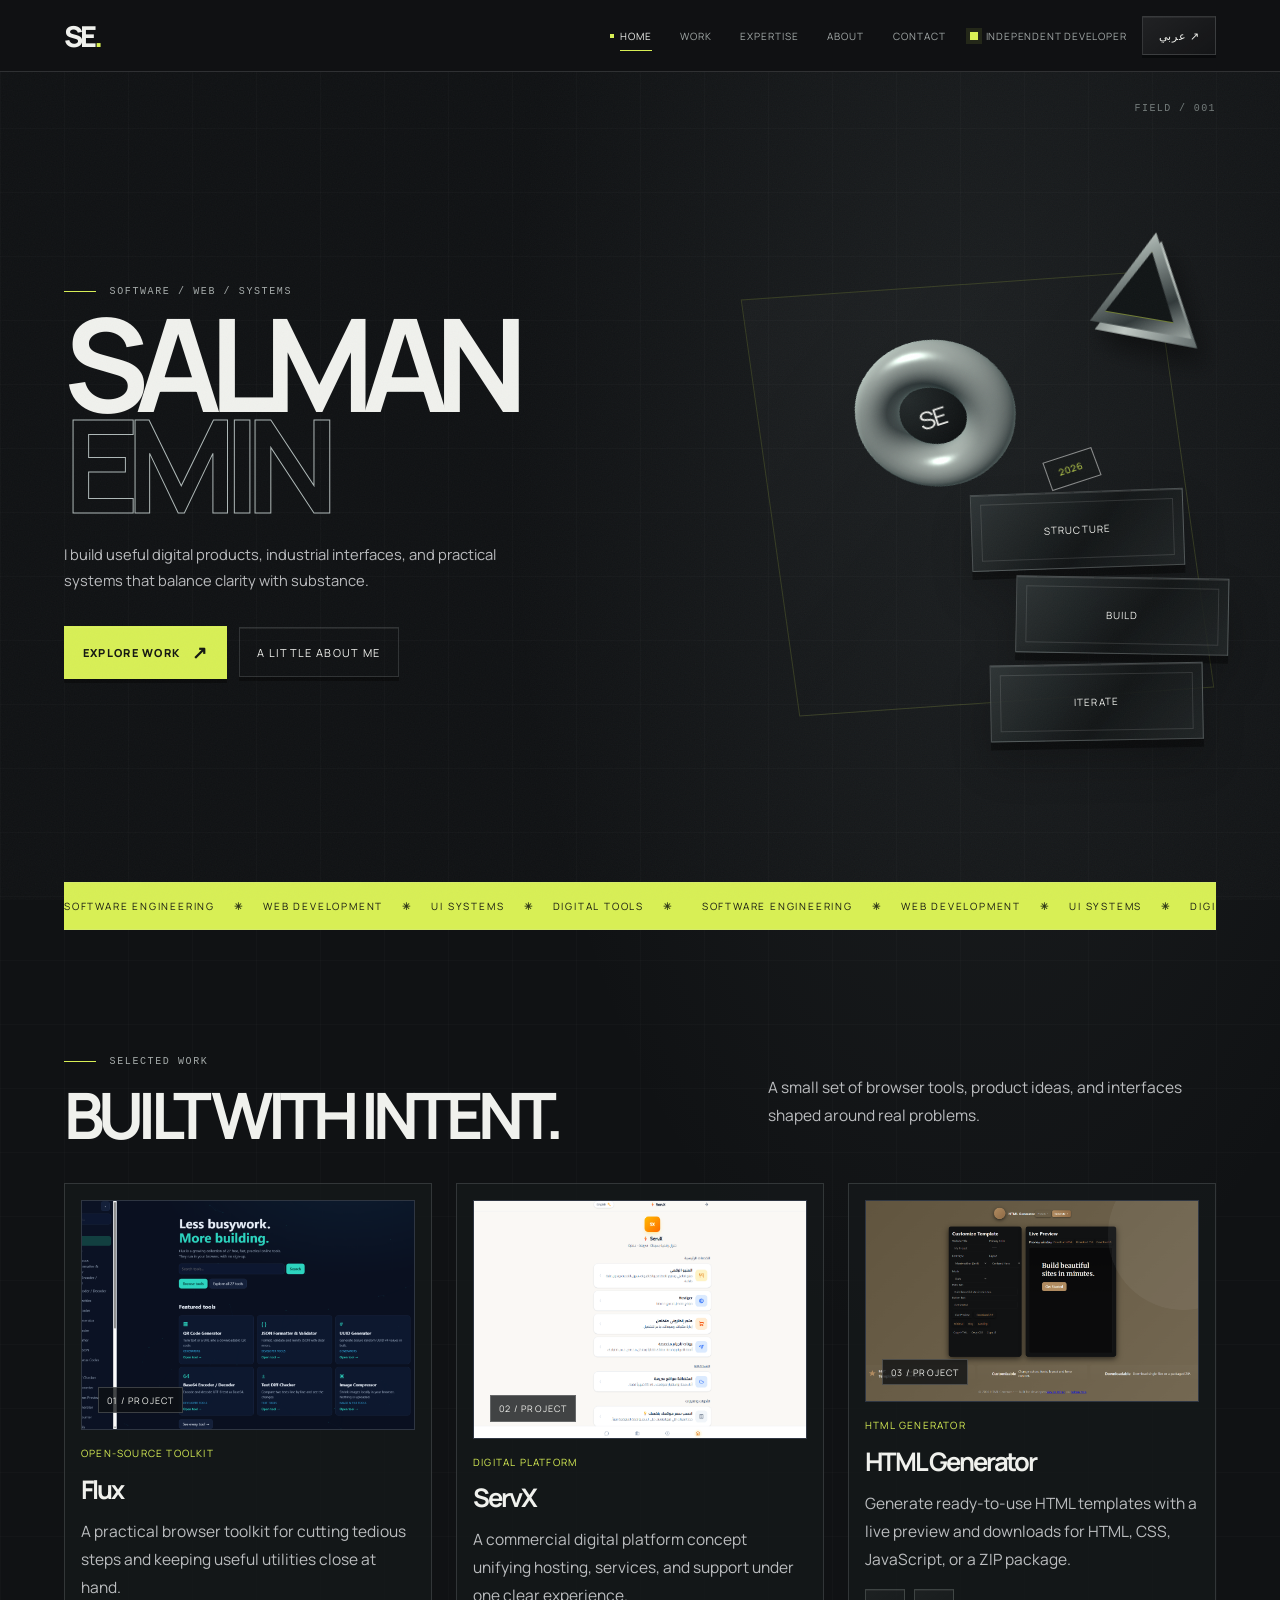
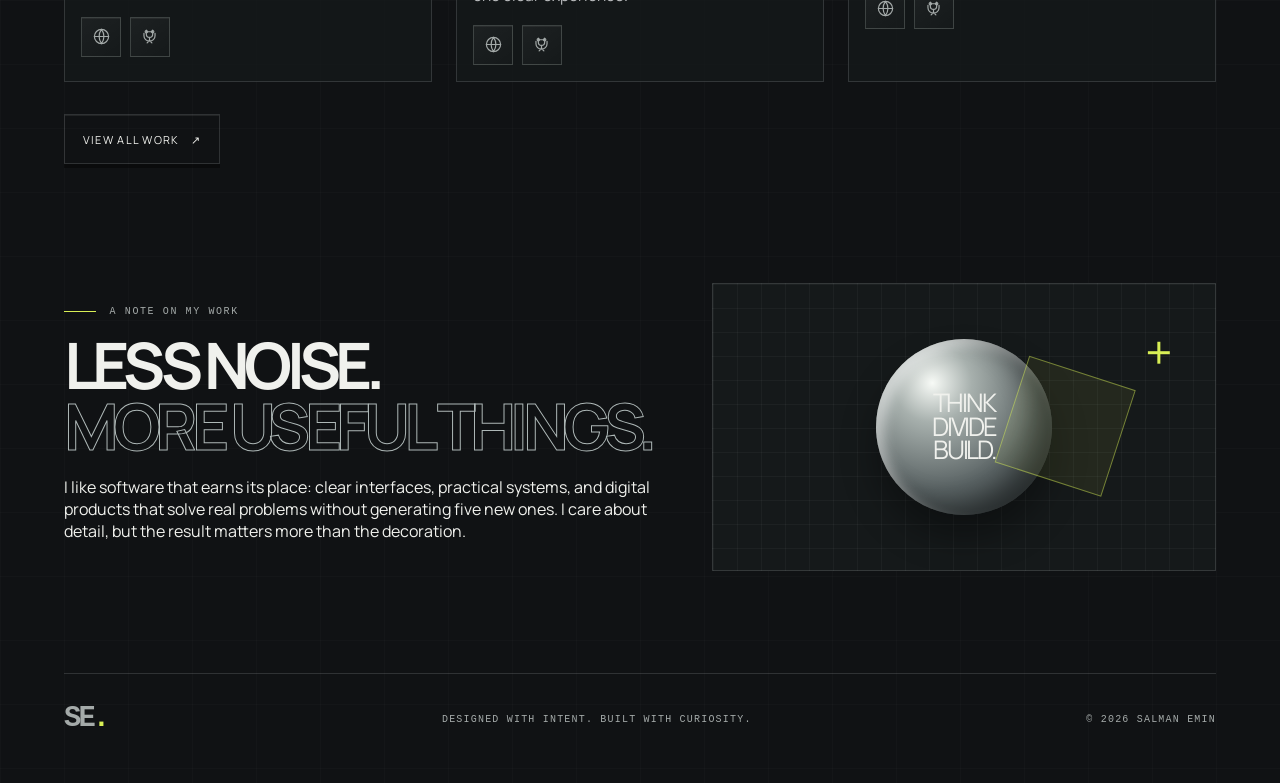
<file: index.html>
﻿<!doctype html>
<html lang="en" dir="ltr">
<head>
  <meta charset="utf-8">
  <meta name="viewport" content="width=device-width, initial-scale=1">
  <meta name="theme-color" content="#0f1113">
  <meta name="description" content="Salman Emin — software engineer and digital product designer building useful tools and immersive interfaces.">
  <title>Salman Emin | Portfolio</title>
  <link rel="preconnect" href="https://fonts.googleapis.com">
  <link rel="preconnect" href="https://fonts.gstatic.com" crossorigin>
  <link href="https://fonts.googleapis.com/css2?family=IBM+Plex+Sans+Arabic:wght@400;500;600;700&family=Manrope:wght@400;500;600;700;800&display=swap" rel="stylesheet">
  <link rel="stylesheet" href="styles.css">
</head>
<body data-page="home">
  <div class="grain" aria-hidden="true"></div>

  <header class="topbar">
    <a class="brand" href="index.html" aria-label="Salman Emin home">SE<span>.</span></a>
    <nav class="nav" id="siteNav" aria-label="Main navigation">
      <a class="nav-link active" href="index.html" data-i18n="navHome">Home</a>
      <a class="nav-link" href="work.html" data-i18n="navWork">Work</a>
      <a class="nav-link" href="expertise.html" data-i18n="navExpertise">Expertise</a>
      <a class="nav-link" href="about.html" data-i18n="navAbout">About</a>
      <a class="nav-link" href="contact.html" data-i18n="navContact">Contact</a>
    </nav>
    <div class="nav-actions">
      <span class="status-pill"><i></i><span data-i18n="status">Independent developer</span></span>
      <button class="lang-toggle" id="langToggle" aria-label="Switch to Arabic" type="button">عربي ↗</button>
      <button class="menu-toggle" id="menuToggle" type="button" aria-label="Open menu" aria-expanded="false">
        <span></span><span></span><span></span>
      </button>
    </div>
  </header>

  <main class="page-shell">
    <section class="hero">
      <div class="hero-copy">
        <p class="eyebrow" data-i18n="heroLabel">SOFTWARE / WEB / SYSTEMS</p>
        <h1 class="hero-title" data-i18n-html="heroTitle">SALMAN<br><span class="outline">EMIN</span></h1>
        <p class="hero-intro" data-i18n="heroIntro">I build useful digital products, industrial interfaces, and practical systems that balance clarity with substance.</p>
        <div class="hero-actions">
          <a class="button primary" href="work.html"><span data-i18n="heroCtaPrimary">Explore work</span><span class="button-mark">↗</span></a>
          <a class="button secondary" href="about.html"><span data-i18n="heroCtaSecondary">A little about me</span></a>
        </div>
      </div>

      <div class="hero-visual" aria-label="Geometric composition">
        <div class="signature-triangle" aria-hidden="true">
          <span class="triangle-side"></span>
          <span class="triangle-face"></span>
          <span class="triangle-cut"></span>
        </div>
        <div class="metal-ring">
          <canvas class="metal-canvas" aria-hidden="true"></canvas>
          <div class="ring-core">SE</div>
          <div class="ring-badge">2026</div>
        </div>
        <div class="visual-stack">
          <div class="stack-card card-one"><span>STRUCTURE</span></div>
          <div class="stack-card card-two"><span>BUILD</span></div>
          <div class="stack-card card-three"><span>ITERATE</span></div>
        </div>
      </div>
    </section>

    <section class="ticker" aria-label="Areas of work">
      <div class="ticker-track">
        <span>SOFTWARE ENGINEERING <b>✳</b> WEB DEVELOPMENT <b>✳</b> UI SYSTEMS <b>✳</b> DIGITAL TOOLS <b>✳</b></span>
        <span aria-hidden="true">SOFTWARE ENGINEERING <b>✳</b> WEB DEVELOPMENT <b>✳</b> UI SYSTEMS <b>✳</b> DIGITAL TOOLS <b>✳</b></span>
      </div>
    </section>

    <section class="section-wrap">
      <div class="section-head">
        <div>
          <p class="eyebrow" data-i18n="featuredLabel">SELECTED WORK</p>
          <h2 data-i18n="featuredTitle">Built with intent.</h2>
        </div>
        <p class="section-copy" data-i18n="featuredIntro">A small set of browser tools, product ideas, and interfaces shaped around real problems.</p>
      </div>

      <div class="home-grid">
        <article class="project-card feature-card">
          <div class="project-visual screenshot-visual">
            <img class="project-screenshot" src="assets/flux-site.png" alt="Flux website showing its tool library and featured developer utilities" data-i18n-alt="fluxScreenshotAlt" width="1274" height="768" loading="lazy" decoding="async">
            <span class="project-index">01 / PROJECT</span>
          </div>
          <div class="project-info">
            <span class="meta-tag" data-i18n="fluxType">OPEN-SOURCE TOOLKIT</span>
            <h3>Flux</h3>
            <p data-i18n="fluxDescription">A practical browser toolkit for cutting tedious steps and keeping useful utilities close at hand.</p>
            <div class="project-links" data-i18n-aria-label="fluxLinksLabel" aria-label="Flux links">
              <a href="https://x5p8r.github.io/flux/" target="_blank" rel="noopener noreferrer" data-i18n-aria-label="fluxLiveLabel" aria-label="Open Flux live project" title="Open Flux live project">
                <svg viewBox="0 0 24 24" aria-hidden="true"><circle cx="12" cy="12" r="9"></circle><path d="M3 12h18M12 3a15 15 0 0 1 0 18M12 3a15 15 0 0 0 0 18"></path></svg>
              </a>
              <a href="https://github.com/x5p8r/flux" target="_blank" rel="noopener noreferrer" data-i18n-aria-label="fluxGithubLabel" aria-label="Open Flux GitHub repository" title="Open Flux GitHub repository">
                <svg viewBox="0 0 24 24" aria-hidden="true"><path d="M8 6V4m8 2V4M8 6h8v3a4 4 0 0 1-8 0V6Zm4 7v4m0 0-3 3m3-3 3 3M5 8v3a7 7 0 0 0 14 0V8"></path><circle cx="8" cy="6" r="1.5"></circle><circle cx="16" cy="6" r="1.5"></circle></svg>
              </a>
            </div>
          </div>
        </article>

        <article class="project-card">
          <div class="project-visual screenshot-visual servx-shot">
            <img class="project-screenshot" src="assets/servx-site.png" alt="ServX mobile services homepage with service categories and navigation" data-i18n-alt="servxScreenshotAlt" width="1023" height="768" loading="lazy" decoding="async">
            <span class="project-index">02 / PROJECT</span>
          </div>
          <div class="project-info">
            <span class="meta-tag" data-i18n="servxType">DIGITAL PLATFORM</span>
            <h3>ServX</h3>
            <p data-i18n="servxDescription">A commercial digital platform concept unifying hosting, services, and support under one clear experience.</p>
            <div class="project-links" data-i18n-aria-label="servxLinksLabel" aria-label="ServX links">
              <a href="https://serv-x-ivory.vercel.app/" target="_blank" rel="noopener noreferrer" data-i18n-aria-label="servxLiveLabel" aria-label="Open ServX live project" title="Open ServX live project">
                <svg viewBox="0 0 24 24" aria-hidden="true"><circle cx="12" cy="12" r="9"></circle><path d="M3 12h18M12 3a15 15 0 0 1 0 18M12 3a15 15 0 0 0 0 18"></path></svg>
              </a>
              <a href="https://github.com/x5p8r/ServX" target="_blank" rel="noopener noreferrer" data-i18n-aria-label="servxGithubLabel" aria-label="Open ServX GitHub repository" title="Open ServX GitHub repository">
                <svg viewBox="0 0 24 24" aria-hidden="true"><path d="M8 6V4m8 2V4M8 6h8v3a4 4 0 0 1-8 0V6Zm4 7v4m0 0-3 3m3-3 3 3M5 8v3a7 7 0 0 0 14 0V8"></path><circle cx="8" cy="6" r="1.5"></circle><circle cx="16" cy="6" r="1.5"></circle></svg>
              </a>
            </div>
          </div>
        </article>

        <article class="project-card">
          <div class="project-visual screenshot-visual html-generator-shot">
            <img class="project-screenshot" src="assets/html-generator-site.png" alt="HTML Generator showing template customization and a live preview" data-i18n-alt="htmlGenScreenshotAlt" width="1413" height="768" loading="lazy" decoding="async">
            <span class="project-index">03 / PROJECT</span>
          </div>
          <div class="project-info">
            <span class="meta-tag" data-i18n="toolsType">WEB UTILITIES</span>
            <h3>HTML Generator</h3>
            <p data-i18n="toolsDescription">Focused experiments and light utilities built around the idea of making everyday digital work feel effortless.</p>
            <div class="project-links" data-i18n-aria-label="htmlGenLinksLabel" aria-label="HTML Generator links">
              <a href="https://html-gen-omega.vercel.app/" target="_blank" rel="noopener noreferrer" data-i18n-aria-label="htmlGenLiveLabel" aria-label="Open HTML Generator live project" title="Open HTML Generator live project">
                <svg viewBox="0 0 24 24" aria-hidden="true"><circle cx="12" cy="12" r="9"></circle><path d="M3 12h18M12 3a15 15 0 0 1 0 18M12 3a15 15 0 0 0 0 18"></path></svg>
              </a>
              <a href="https://github.com/x5p8r/html-gen" target="_blank" rel="noopener noreferrer" data-i18n-aria-label="htmlGenGithubLabel" aria-label="Open HTML Generator GitHub repository" title="Open HTML Generator GitHub repository">
                <svg viewBox="0 0 24 24" aria-hidden="true"><path d="M8 6V4m8 2V4M8 6h8v3a4 4 0 0 1-8 0V6Zm4 7v4m0 0-3 3m3-3 3 3M5 8v3a7 7 0 0 0 14 0V8"></path><circle cx="8" cy="6" r="1.5"></circle><circle cx="16" cy="6" r="1.5"></circle></svg>
              </a>
            </div>
          </div>
        </article>
      </div>

      <div class="section-link-row">
        <a class="text-link" href="work.html"><span data-i18n="viewAllWork">View all work</span><span>↗</span></a>
      </div>
    </section>

    <section class="manifesto">
      <div class="manifesto-copy">
        <p class="eyebrow" data-i18n="aboutEyebrow">A NOTE ON MY WORK</p>
        <h2 data-i18n-html="aboutTitle">Less noise.<br><span>More useful things.</span></h2>
        <p data-i18n="aboutText">I like software that earns its place: clear interfaces, practical systems, and digital products that solve real problems without generating five new ones. I care about detail, but the result matters more than the decoration.</p>
      </div>
      <div class="manifesto-art" aria-hidden="true">
        <div class="art-circle"></div>
        <div class="art-square"></div>
        <div class="art-cross">+</div>
        <span>THINK<br>DIVIDE<br>BUILD.</span>
      </div>
    </section>
  </main>

  <footer class="footer">
    <a class="brand" href="index.html">SE<span>.</span></a>
    <span data-i18n="footerText">Designed with intent. Built with curiosity.</span>
    <span>© <span id="year"></span> SALMAN EMIN</span>
  </footer>

  <script src="script.js"></script>
</body>
</html>
</file>
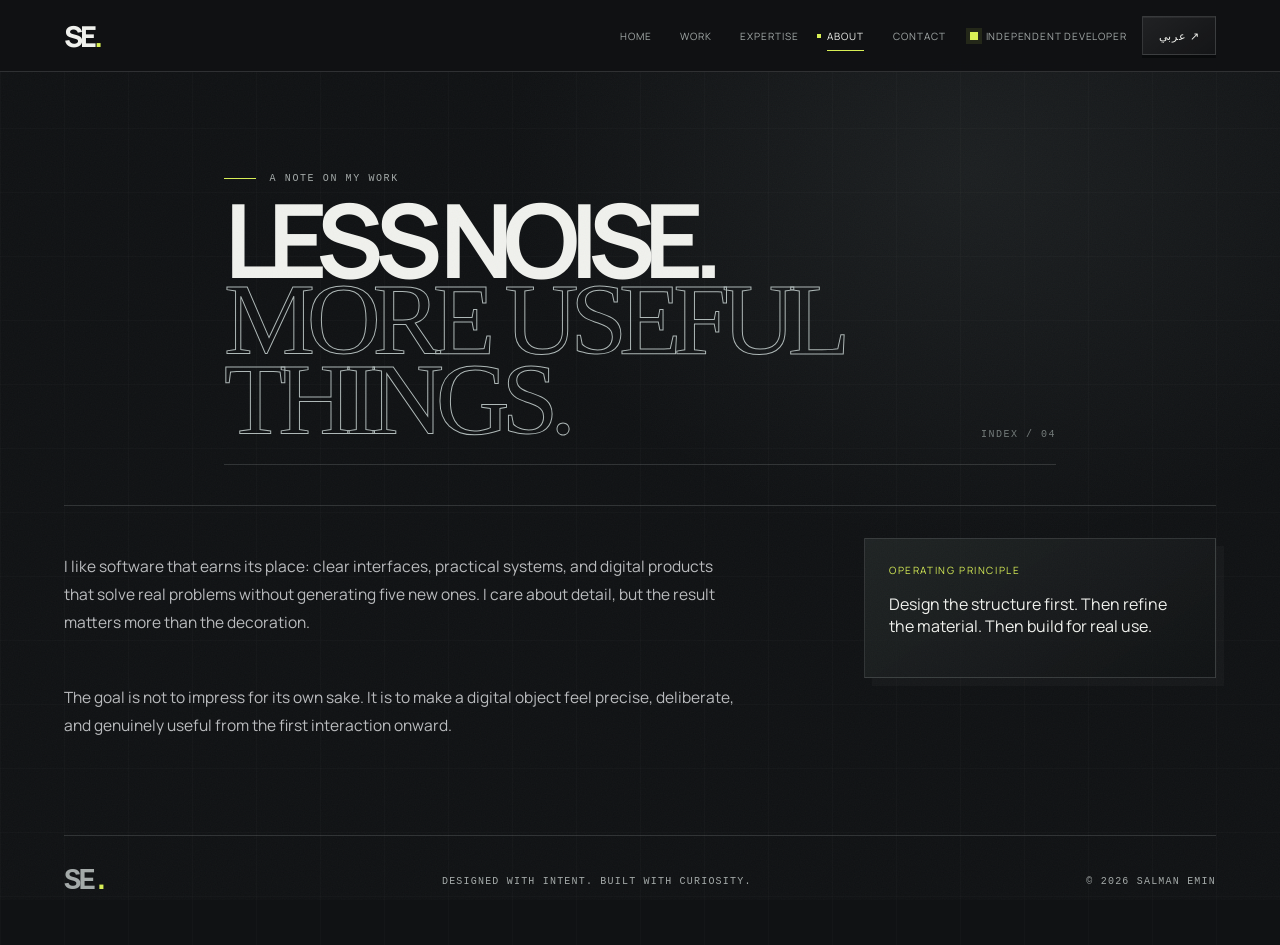
<file: about.html>
﻿<!doctype html>
<html lang="en" dir="ltr">
<head>
  <meta charset="utf-8">
  <meta name="viewport" content="width=device-width, initial-scale=1">
  <meta name="theme-color" content="#111315">
  <meta name="description" content="About Salman Emin and his approach to developing useful digital products.">
  <title>About | Salman Emin</title>
  <link rel="preconnect" href="https://fonts.googleapis.com">
  <link rel="preconnect" href="https://fonts.gstatic.com" crossorigin>
  <link href="https://fonts.googleapis.com/css2?family=IBM+Plex+Sans+Arabic:wght@400;500;600;700&family=Manrope:wght@400;500;600;700;800&display=swap" rel="stylesheet">
  <link rel="stylesheet" href="styles.css">
</head>
<body data-page="about">
  <div class="grain" aria-hidden="true"></div>

  <header class="topbar">
    <a class="brand" href="index.html" aria-label="Salman Emin home">SE<span>.</span></a>
    <nav class="nav" id="siteNav" aria-label="Main navigation">
      <a class="nav-link" href="index.html" data-i18n="navHome">Home</a>
      <a class="nav-link" href="work.html" data-i18n="navWork">Work</a>
      <a class="nav-link" href="expertise.html" data-i18n="navExpertise">Expertise</a>
      <a class="nav-link active" href="about.html" data-i18n="navAbout">About</a>
      <a class="nav-link" href="contact.html" data-i18n="navContact">Contact</a>
    </nav>
    <div class="nav-actions">
      <span class="status-pill"><i></i><span data-i18n="status">Independent developer</span></span>
      <button class="lang-toggle" id="langToggle" aria-label="Switch to Arabic" type="button">عربي ↗</button>
      <button class="menu-toggle" id="menuToggle" type="button" aria-label="Open menu" aria-expanded="false">
        <span></span><span></span><span></span>
      </button>
    </div>
  </header>

  <main class="page-shell single-page about-page">
    <section class="page-header narrow" data-index="INDEX / 04">
      <p class="eyebrow" data-i18n="aboutEyebrow">A NOTE ON MY WORK</p>
      <h1 data-i18n-html="aboutTitle">Less noise.<br><span>More useful things.</span></h1>
    </section>

    <section class="about-layout">
      <div class="about-copy">
        <p data-i18n="aboutText">I like software that earns its place: clear interfaces, practical systems, and digital products that solve real problems without generating five new ones. I care about detail, but the result matters more than the decoration.</p>
        <p data-i18n="aboutText2">The goal is not to impress for its own sake. It is to make a digital object feel precise, deliberate, and genuinely useful from the first interaction onward.</p>
      </div>
      <div class="about-aside">
        <div class="aside-panel">
          <span class="panel-label" data-i18n="operatingPrinciple">OPERATING PRINCIPLE</span>
          <p data-i18n="aboutTextPanel">Design the structure first. Then refine the material. Then build for real use.</p>
        </div>
      </div>
    </section>
  </main>

  <footer class="footer">
    <a class="brand" href="index.html">SE<span>.</span></a>
    <span data-i18n="footerText">Designed with intent. Built with curiosity.</span>
    <span>© <span id="year"></span> SALMAN EMIN</span>
  </footer>

  <script src="script.js"></script>
</body>
</html>
</file>
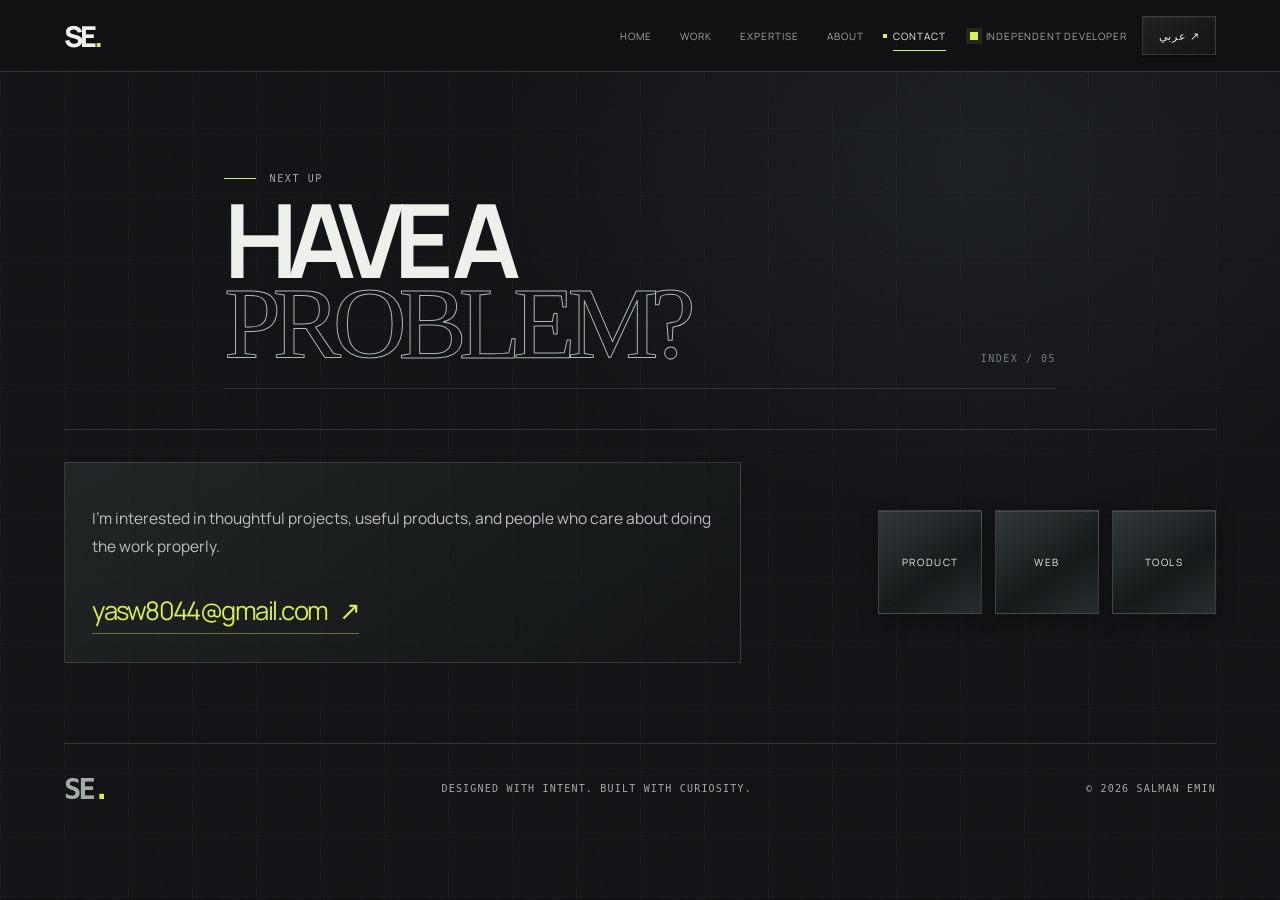
<file: contact.html>
﻿<!doctype html>
<html lang="en" dir="ltr">
<head>
  <meta charset="utf-8">
  <meta name="viewport" content="width=device-width, initial-scale=1">
  <meta name="theme-color" content="#111315">
  <meta name="description" content="Contact Salman Emin for product, web, and digital work.">
  <title>Contact | Salman Emin</title>
  <link rel="preconnect" href="https://fonts.googleapis.com">
  <link rel="preconnect" href="https://fonts.gstatic.com" crossorigin>
  <link href="https://fonts.googleapis.com/css2?family=IBM+Plex+Sans+Arabic:wght@400;500;600;700&family=Manrope:wght@400;500;600;700;800&display=swap" rel="stylesheet">
  <link rel="stylesheet" href="styles.css">
</head>
<body data-page="contact">
  <div class="grain" aria-hidden="true"></div>

  <header class="topbar">
    <a class="brand" href="index.html" aria-label="Salman Emin home">SE<span>.</span></a>
    <nav class="nav" id="siteNav" aria-label="Main navigation">
      <a class="nav-link" href="index.html" data-i18n="navHome">Home</a>
      <a class="nav-link" href="work.html" data-i18n="navWork">Work</a>
      <a class="nav-link" href="expertise.html" data-i18n="navExpertise">Expertise</a>
      <a class="nav-link" href="about.html" data-i18n="navAbout">About</a>
      <a class="nav-link active" href="contact.html" data-i18n="navContact">Contact</a>
    </nav>
    <div class="nav-actions">
      <span class="status-pill"><i></i><span data-i18n="status">Independent developer</span></span>
      <button class="lang-toggle" id="langToggle" aria-label="Switch to Arabic" type="button">عربي ↗</button>
      <button class="menu-toggle" id="menuToggle" type="button" aria-label="Open menu" aria-expanded="false">
        <span></span><span></span><span></span>
      </button>
    </div>
  </header>

  <main class="page-shell single-page contact-page">
    <section class="page-header narrow" data-index="INDEX / 05">
      <p class="eyebrow" data-i18n="contactEyebrow">NEXT UP</p>
      <h1 data-i18n-html="contactTitle">Have a<br><span>problem?</span></h1>
    </section>

    <section class="contact-panel">
      <div class="contact-card">
        <p data-i18n="contactText">I’m interested in thoughtful projects, useful products, and people who care about doing the work properly.</p>
        <a class="email-link" href="mailto:yasw8044@gmail.com">yasw8044@gmail.com <span>↗</span></a>
      </div>
      <div class="contact-badges">
        <span data-i18n="badgeProduct">PRODUCT</span>
        <span data-i18n="badgeWeb">WEB</span>
        <span data-i18n="badgeTools">TOOLS</span>
      </div>
    </section>
  </main>

  <footer class="footer">
    <a class="brand" href="index.html">SE<span>.</span></a>
    <span data-i18n="footerText">Designed with intent. Built with curiosity.</span>
    <span>© <span id="year"></span> SALMAN EMIN</span>
  </footer>

  <script src="script.js"></script>
</body>
</html>
</file>
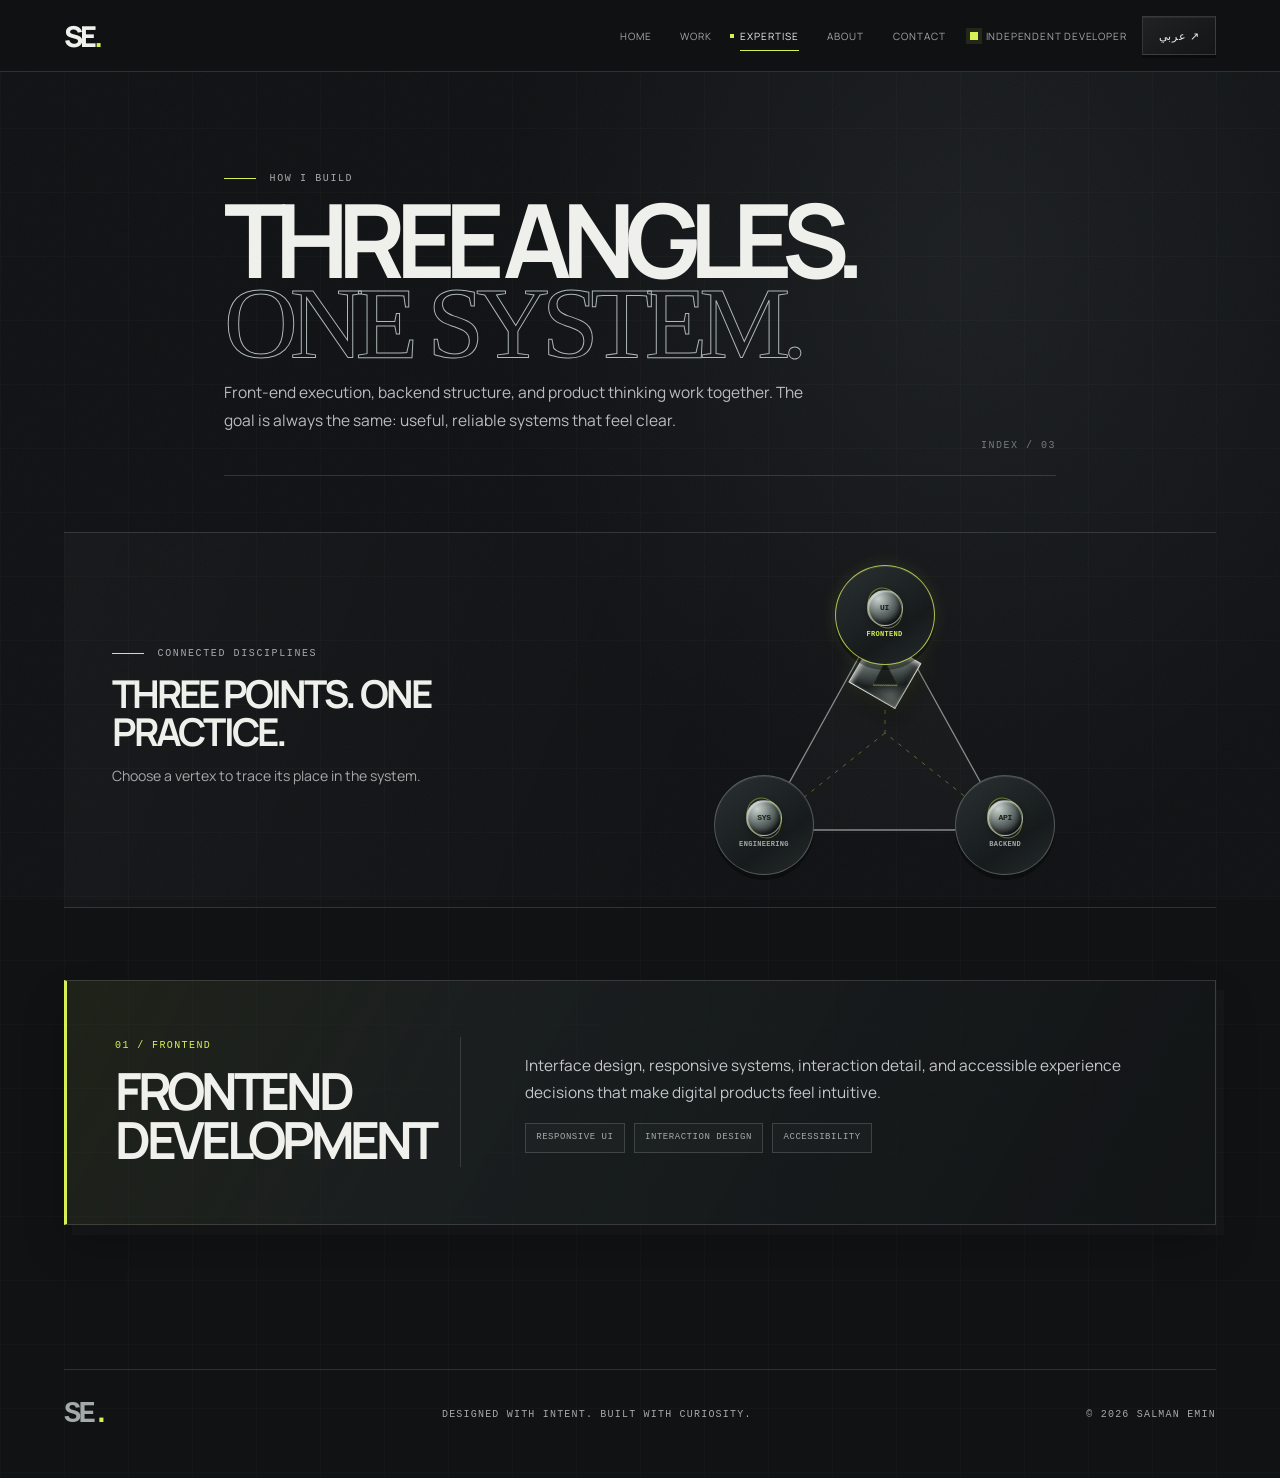
<file: expertise.html>
﻿<!doctype html>
<html lang="en" dir="ltr">
<head>
  <meta charset="utf-8">
  <meta name="viewport" content="width=device-width, initial-scale=1">
  <meta name="theme-color" content="#111315">
  <meta name="description" content="Capabilities and technical focus of Salman Emin.">
  <title>Expertise | Salman Emin</title>
  <link rel="preconnect" href="https://fonts.googleapis.com">
  <link rel="preconnect" href="https://fonts.gstatic.com" crossorigin>
  <link href="https://fonts.googleapis.com/css2?family=IBM+Plex+Sans+Arabic:wght@400;500;600;700&family=Manrope:wght@400;500;600;700;800&display=swap" rel="stylesheet">
  <link rel="stylesheet" href="styles.css">
</head>
<body data-page="expertise">
  <div class="grain" aria-hidden="true"></div>

  <header class="topbar">
    <a class="brand" href="index.html" aria-label="Salman Emin home">SE<span>.</span></a>
    <nav class="nav" id="siteNav" aria-label="Main navigation">
      <a class="nav-link" href="index.html" data-i18n="navHome">Home</a>
      <a class="nav-link" href="work.html" data-i18n="navWork">Work</a>
      <a class="nav-link active" href="expertise.html" data-i18n="navExpertise">Expertise</a>
      <a class="nav-link" href="about.html" data-i18n="navAbout">About</a>
      <a class="nav-link" href="contact.html" data-i18n="navContact">Contact</a>
    </nav>
    <div class="nav-actions">
      <span class="status-pill"><i></i><span data-i18n="status">Independent developer</span></span>
      <button class="lang-toggle" id="langToggle" aria-label="Switch to Arabic" type="button">عربي ↗</button>
      <button class="menu-toggle" id="menuToggle" type="button" aria-label="Open menu" aria-expanded="false">
        <span></span><span></span><span></span>
      </button>
    </div>
  </header>

  <main class="page-shell single-page">
    <section class="page-header narrow" data-index="INDEX / 03">
      <p class="eyebrow" data-i18n="expertiseEyebrow">HOW I BUILD</p>
      <h1 data-i18n-html="expertiseTitle">Three angles.<br><span>One system.</span></h1>
      <p class="page-intro" data-i18n="expertiseIntro">Front-end execution, backend structure, and product thinking work together. The goal is always the same: useful, reliable systems that feel clear.</p>
    </section>

    <section class="skill-triangle-section" aria-labelledby="skillTriangleTitle">
      <div class="skill-triangle-copy">
        <p class="eyebrow" data-i18n="skillTriangleLabel">CONNECTED DISCIPLINES</p>
        <h2 id="skillTriangleTitle" data-i18n="skillTriangleTitle">Three points. One practice.</h2>
        <p data-i18n="skillTriangleInstructions">Choose a vertex to trace its place in the system.</p>
      </div>
      <div class="skill-triangle" role="group" aria-labelledby="skillTriangleTitle" data-active="frontend">
        <svg class="skill-triangle-lines" viewBox="0 0 360 310" aria-hidden="true">
          <path class="triangle-outline" d="M180 45 302 265H58Z"></path>
          <path class="triangle-inner-line" d="M180 45 180 168 302 265M180 168 58 265"></path>
        </svg>
        <span class="triangle-core" aria-hidden="true"><i></i></span>
        <button class="skill-vertex is-selected" type="button" data-skill-select="frontend" aria-controls="skillDetailPanel" aria-pressed="true">
          <span class="skill-vertex-icon" aria-hidden="true"><span>UI</span><i></i></span>
          <span class="skill-vertex-label" data-i18n="vertexFrontend">FRONTEND</span>
        </button>
        <button class="skill-vertex" type="button" data-skill-select="backend" aria-controls="skillDetailPanel" aria-pressed="false">
          <span class="skill-vertex-icon" aria-hidden="true"><span>API</span><i></i></span>
          <span class="skill-vertex-label" data-i18n="vertexBackend">BACKEND</span>
        </button>
        <button class="skill-vertex" type="button" data-skill-select="software" aria-controls="skillDetailPanel" aria-pressed="false">
          <span class="skill-vertex-icon" aria-hidden="true"><span>SYS</span><i></i></span>
          <span class="skill-vertex-label" data-i18n="vertexSoftware">ENGINEERING</span>
        </button>
      </div>
    </section>

    <section class="skill-detail-panel" id="skillDetailPanel" aria-live="polite" aria-atomic="true" aria-labelledby="skillDetailTitle">
      <div class="skill-detail-heading">
        <span class="card-index" id="skillDetailCounter">01 / FRONTEND</span>
        <h2 id="skillDetailTitle">Frontend development</h2>
      </div>
      <div class="skill-detail-content">
        <p id="skillDetailDescription">Interface design, responsive systems, interaction detail, and accessible experience decisions that make digital products feel intuitive.</p>
        <ul>
          <li id="skillDetailItem1">Responsive UI</li>
          <li id="skillDetailItem2">Interaction design</li>
          <li id="skillDetailItem3">Accessibility</li>
        </ul>
      </div>
    </section>
  </main>

  <footer class="footer">
    <a class="brand" href="index.html">SE<span>.</span></a>
    <span data-i18n="footerText">Designed with intent. Built with curiosity.</span>
    <span>© <span id="year"></span> SALMAN EMIN</span>
  </footer>

  <script src="script.js"></script>
</body>
</html>
</file>
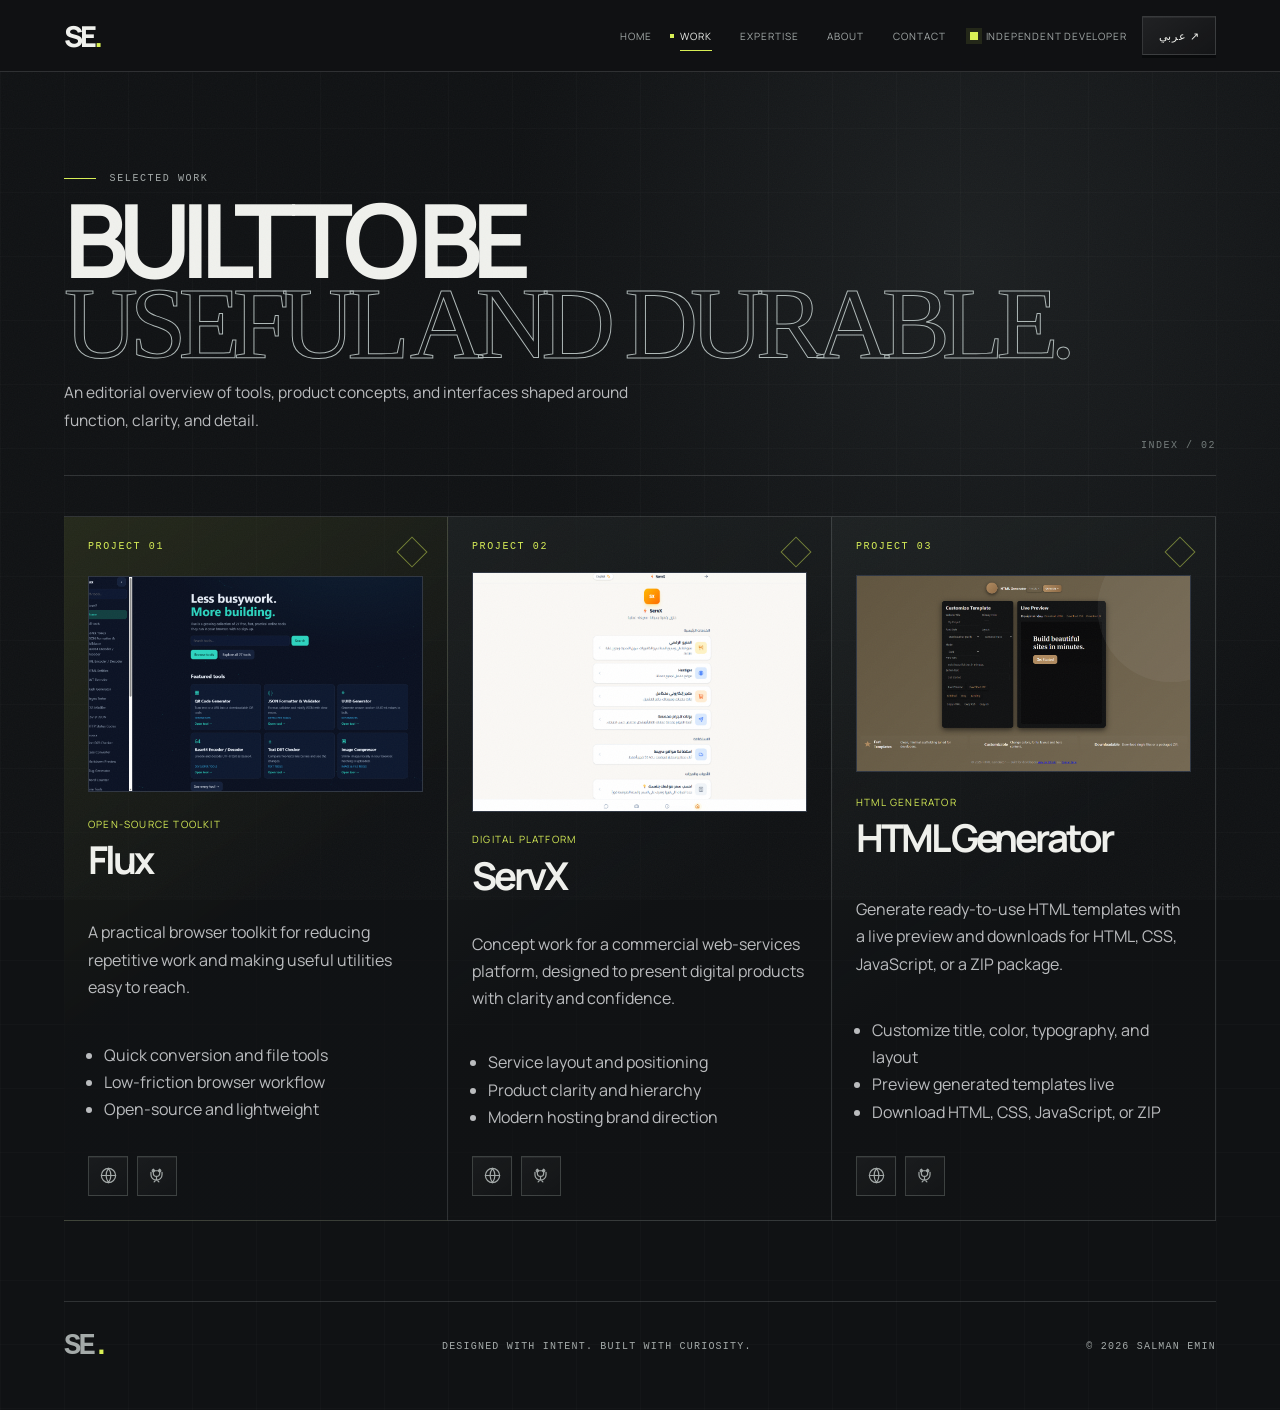
<file: work.html>
﻿<!doctype html>
<html lang="en" dir="ltr">
<head>
  <meta charset="utf-8">
  <meta name="viewport" content="width=device-width, initial-scale=1">
  <meta name="theme-color" content="#111315">
  <meta name="description" content="Selected work by Salman Emin, including usable tools and digital product concepts.">
  <title>Work | Salman Emin</title>
  <link rel="preconnect" href="https://fonts.googleapis.com">
  <link rel="preconnect" href="https://fonts.gstatic.com" crossorigin>
  <link href="https://fonts.googleapis.com/css2?family=IBM+Plex+Sans+Arabic:wght@400;500;600;700&family=Manrope:wght@400;500;600;700;800&display=swap" rel="stylesheet">
  <link rel="stylesheet" href="styles.css">
</head>
<body data-page="work">
  <div class="grain" aria-hidden="true"></div>

  <header class="topbar">
    <a class="brand" href="index.html" aria-label="Salman Emin home">SE<span>.</span></a>
    <nav class="nav" id="siteNav" aria-label="Main navigation">
      <a class="nav-link" href="index.html" data-i18n="navHome">Home</a>
      <a class="nav-link active" href="work.html" data-i18n="navWork">Work</a>
      <a class="nav-link" href="expertise.html" data-i18n="navExpertise">Expertise</a>
      <a class="nav-link" href="about.html" data-i18n="navAbout">About</a>
      <a class="nav-link" href="contact.html" data-i18n="navContact">Contact</a>
    </nav>
    <div class="nav-actions">
      <span class="status-pill"><i></i><span data-i18n="status">Independent developer</span></span>
      <button class="lang-toggle" id="langToggle" aria-label="Switch to Arabic" type="button">عربي ↗</button>
      <button class="menu-toggle" id="menuToggle" type="button" aria-label="Open menu" aria-expanded="false">
        <span></span><span></span><span></span>
      </button>
    </div>
  </header>

  <main class="page-shell single-page">
    <section class="page-header" data-index="INDEX / 02">
      <p class="eyebrow" data-i18n="pageWorkEyebrow">SELECTED WORK</p>
      <h1 data-i18n-html="pageWorkTitle">Built to be<br><span>useful and durable.</span></h1>
      <p class="page-intro" data-i18n="pageWorkIntro">An editorial overview of tools, product concepts, and interfaces shaped around function, clarity, and detail.</p>
    </section>

    <section class="all-projects">
      <article class="work-detail-card flavoured">
        <div class="project-counter">PROJECT 01</div>
        <figure class="work-project-image">
          <img src="assets/flux-site.png" alt="Flux website showing its tool library and featured developer utilities" data-i18n-alt="fluxScreenshotAlt" width="1274" height="768" loading="lazy" decoding="async">
        </figure>
        <div class="project-meta">
          <span class="meta-tag" data-i18n="project01Type">OPEN-SOURCE TOOLKIT</span>
          <h2>Flux</h2>
        </div>
        <p data-i18n="project01Description">A practical browser toolkit for reducing repetitive work and making useful utilities easy to reach.</p>
        <ul>
          <li data-i18n="project01Feature1">Quick conversion and file tools</li>
          <li data-i18n="project01Feature2">Low-friction browser workflow</li>
          <li data-i18n="project01Feature3">Open-source and lightweight</li>
        </ul>
        <div class="project-links" data-i18n-aria-label="fluxLinksLabel" aria-label="Flux links">
          <a href="https://x5p8r.github.io/flux/" target="_blank" rel="noopener noreferrer" data-i18n-aria-label="fluxLiveLabel" aria-label="Open Flux live project" title="Open Flux live project">
            <svg viewBox="0 0 24 24" aria-hidden="true"><circle cx="12" cy="12" r="9"></circle><path d="M3 12h18M12 3a15 15 0 0 1 0 18M12 3a15 15 0 0 0 0 18"></path></svg>
          </a>
          <a href="https://github.com/x5p8r/flux" target="_blank" rel="noopener noreferrer" data-i18n-aria-label="fluxGithubLabel" aria-label="Open Flux GitHub repository" title="Open Flux GitHub repository">
            <svg viewBox="0 0 24 24" aria-hidden="true"><path d="M8 6V4m8 2V4M8 6h8v3a4 4 0 0 1-8 0V6Zm4 7v4m0 0-3 3m3-3 3 3M5 8v3a7 7 0 0 0 14 0V8"></path><circle cx="8" cy="6" r="1.5"></circle><circle cx="16" cy="6" r="1.5"></circle></svg>
          </a>
        </div>
      </article>

      <article class="work-detail-card">
        <div class="project-counter">PROJECT 02</div>
        <figure class="work-project-image servx-work-image">
          <img src="assets/servx-site.png" alt="ServX mobile services homepage with service categories and navigation" data-i18n-alt="servxScreenshotAlt" width="1023" height="768" loading="lazy" decoding="async">
        </figure>
        <div class="project-meta">
          <span class="meta-tag" data-i18n="project02Type">DIGITAL PLATFORM</span>
          <h2>ServX</h2>
        </div>
        <p data-i18n="project02Description">Concept work for a commercial web-services platform, designed to present digital products with clarity and confidence.</p>
        <ul>
          <li data-i18n="project02Feature1">Service layout and positioning</li>
          <li data-i18n="project02Feature2">Product clarity and hierarchy</li>
          <li data-i18n="project02Feature3">Modern hosting brand direction</li>
        </ul>
        <div class="project-links" data-i18n-aria-label="servxLinksLabel" aria-label="ServX links">
          <a href="https://serv-x-ivory.vercel.app/" target="_blank" rel="noopener noreferrer" data-i18n-aria-label="servxLiveLabel" aria-label="Open ServX live project" title="Open ServX live project">
            <svg viewBox="0 0 24 24" aria-hidden="true"><circle cx="12" cy="12" r="9"></circle><path d="M3 12h18M12 3a15 15 0 0 1 0 18M12 3a15 15 0 0 0 0 18"></path></svg>
          </a>
          <a href="https://github.com/x5p8r/ServX" target="_blank" rel="noopener noreferrer" data-i18n-aria-label="servxGithubLabel" aria-label="Open ServX GitHub repository" title="Open ServX GitHub repository">
            <svg viewBox="0 0 24 24" aria-hidden="true"><path d="M8 6V4m8 2V4M8 6h8v3a4 4 0 0 1-8 0V6Zm4 7v4m0 0-3 3m3-3 3 3M5 8v3a7 7 0 0 0 14 0V8"></path><circle cx="8" cy="6" r="1.5"></circle><circle cx="16" cy="6" r="1.5"></circle></svg>
          </a>
        </div>
      </article>

      <article class="work-detail-card">
        <div class="project-counter">PROJECT 03</div>
        <figure class="work-project-image html-generator-work-image">
          <img src="assets/html-generator-site.png" alt="HTML Generator showing template customization and a live preview" data-i18n-alt="htmlGenScreenshotAlt" width="1413" height="768" loading="lazy" decoding="async">
        </figure>
        <div class="project-meta">
          <span class="meta-tag" data-i18n="project03Type">HTML GENERATOR</span>
          <h2>HTML Generator</h2>
        </div>
        <p data-i18n="project03Description">Generate ready-to-use HTML templates with a live preview and downloads for HTML, CSS, JavaScript, or a ZIP package.</p>
        <ul>
          <li data-i18n="project03Feature1">Customize title, color, typography, and layout</li>
          <li data-i18n="project03Feature2">Preview generated templates live</li>
          <li data-i18n="project03Feature3">Download HTML, CSS, JavaScript, or ZIP</li>
        </ul>
        <div class="project-links" data-i18n-aria-label="htmlGenLinksLabel" aria-label="HTML Generator links">
          <a href="https://html-gen-omega.vercel.app/" target="_blank" rel="noopener noreferrer" data-i18n-aria-label="htmlGenLiveLabel" aria-label="Open HTML Generator live project" title="Open HTML Generator live project">
            <svg viewBox="0 0 24 24" aria-hidden="true"><circle cx="12" cy="12" r="9"></circle><path d="M3 12h18M12 3a15 15 0 0 1 0 18M12 3a15 15 0 0 0 0 18"></path></svg>
          </a>
          <a href="https://github.com/x5p8r/html-gen" target="_blank" rel="noopener noreferrer" data-i18n-aria-label="htmlGenGithubLabel" aria-label="Open HTML Generator GitHub repository" title="Open HTML Generator GitHub repository">
            <svg viewBox="0 0 24 24" aria-hidden="true"><path d="M8 6V4m8 2V4M8 6h8v3a4 4 0 0 1-8 0V6Zm4 7v4m0 0-3 3m3-3 3 3M5 8v3a7 7 0 0 0 14 0V8"></path><circle cx="8" cy="6" r="1.5"></circle><circle cx="16" cy="6" r="1.5"></circle></svg>
          </a>
        </div>
      </article>
    </section>
  </main>

  <footer class="footer">
    <a class="brand" href="index.html">SE<span>.</span></a>
    <span data-i18n="footerText">Designed with intent. Built with curiosity.</span>
    <span>© <span id="year"></span> SALMAN EMIN</span>
  </footer>

  <script src="script.js"></script>
</body>
</html>
</file>
<file: styles.css>
﻿:root {
  --bg: #0d0f11;
  --bg-soft: #13171b;
  --panel: #1a1d22;
  --paper: #efefe7;
  --ink: #f6f2eb;
  --ink-soft: #acb1b8;
  --muted: #83898f;
  --line: rgba(217, 224, 234, 0.15);
  --silver-1: #dfe5ef;
  --silver-2: #a9b2c3;
  --silver-3: #777d8d;
  --lime: #d8ef55;
  --orange: #d8ef55;
  --shadow: rgba(0, 0, 0, 0.35);
  --max: 1220px;
  --ease: cubic-bezier(0.2, 0.75, 0.25, 1);
}

* { box-sizing: border-box; }
html { scroll-behavior: smooth; scroll-padding-top: 100px; }
body {
  margin: 0;
  min-height: 100vh;
  color: var(--ink);
  font-family: "Manrope", sans-serif;
  background: radial-gradient(circle at top left, rgba(216, 239, 85, 0.12), transparent 26%), radial-gradient(circle at bottom right, rgba(223, 229, 239, 0.10), transparent 28%), var(--bg);
  overflow-x: hidden;
}
body[dir="rtl"] { font-family: "IBM Plex Sans Arabic", sans-serif; }
img { max-width: 100%; display: block; }
a { color: inherit; text-decoration: none; }
button { font: inherit; }

.grain {
  position: fixed;
  inset: 0;
  background-image: url("data:image/svg+xml,%3Csvg xmlns='http://www.w3.org/2000/svg' width='220' height='220' viewBox='0 0 220 220'%3E%3Cfilter id='n'%3E%3CfeTurbulence type='fractalNoise' baseFrequency='.82' numOctaves='2' stitchTiles='stitch'/%3E%3C/filter%3E%3Crect width='220' height='220' filter='url(%23n)' opacity='.12'/%3E%3C/svg%3E");
  opacity: 0.28;
  pointer-events: none;
  z-index: 10;
}

.topbar, .page-shell, .footer { position: relative; z-index: 2; }

.topbar {
  position: sticky;
  top: 0;
  z-index: 50;
  display: flex;
  align-items: center;
  justify-content: space-between;
  gap: 24px;
  min-height: 78px;
  padding: 0 5vw;
  background: rgba(13, 15, 17, 0.8);
  backdrop-filter: blur(14px);
  border-bottom: 1px solid var(--line);
}

.brand {
  display: inline-flex;
  align-items: center;
  font-size: clamp(1.4rem, 1vw + 1rem, 1.8rem);
  font-weight: 800;
  letter-spacing: -0.08em;
}
.brand span { color: var(--orange); }

.nav {
  display: flex;
  align-items: center;
  gap: 2.25rem;
  margin-left: auto;
}

.nav-link {
  position: relative;
  padding: 0.45rem 0;
  font-size: 11px;
  letter-spacing: 0.10em;
  text-transform: uppercase;
  color: var(--ink-soft);
  transition: color 0.25s ease;
}
.nav-link::after {
  content: "";
  position: absolute;
  left: 0;
  bottom: -1px;
  width: 100%;
  height: 1px;
  background: var(--lime);
  transform: scaleX(0);
  transform-origin: right;
  transition: transform 0.35s var(--ease);
}
.nav-link:hover, .nav-link.active { color: var(--ink); }
.nav-link:hover::after, .nav-link.active::after { transform: scaleX(1); transform-origin: left; }

.nav-actions {
  display: flex;
  align-items: center;
  gap: 1rem;
}

.status-pill {
  display: inline-flex;
  align-items: center;
  gap: 0.5rem;
  color: var(--ink-soft);
  font-size: 10px;
  letter-spacing: 0.08em;
  text-transform: uppercase;
}
.status-pill i {
  display: inline-block;
  width: 8px;
  height: 8px;
  background: var(--lime);
  border-radius: 50%;
  box-shadow: 0 0 0 5px rgba(216, 239, 85, 0.12);
}

.lang-toggle, .menu-toggle {
  border: 1px solid var(--line);
  background: rgba(255, 255, 255, 0.02);
  color: var(--ink);
  cursor: pointer;
  transition: transform 0.25s ease, background 0.25s ease, border-color 0.25s ease;
}
.lang-toggle {
  padding: 0.7rem 0.95rem;
  border-radius: 999px;
  font-size: 11px;
  letter-spacing: 0.08em;
  text-transform: uppercase;
}
.lang-toggle:hover, .menu-toggle:hover {
  transform: translateY(-1px);
  border-color: rgba(216, 239, 85, 0.5);
}
.menu-toggle {
  display: none;
  width: 42px;
  height: 42px;
  border-radius: 50%;
  align-items: center;
  justify-content: center;
  flex-direction: column;
  gap: 4px;
}
.menu-toggle span {
  width: 18px;
  height: 1px;
  background: var(--ink);
}

.page-shell {
  width: min(var(--max), calc(100% - 10vw));
  margin: 0 auto;
}

.hero {
  display: grid;
  grid-template-columns: 1.08fr 0.92fr;
  gap: clamp(2rem, 4vw, 4rem);
  align-items: center;
  min-height: calc(100vh - 78px);
  padding: 2rem 0 3rem;
}

.eyebrow {
  display: inline-flex;
  align-items: center;
  gap: 0.85rem;
  margin: 0 0 0.9rem;
  font-size: 10px;
  letter-spacing: 0.18em;
  color: var(--ink-soft);
  text-transform: uppercase;
}
.eyebrow::before {
  content: "";
  width: 32px;
  height: 1px;
  background: var(--orange);
}

.hero-title, .page-header h1 {
  margin: 0;
  font-size: clamp(4.2rem, 7vw, 8.5rem);
  line-height: 0.86;
  letter-spacing: -0.08em;
  text-transform: uppercase;
}
.hero-title .outline, .page-header h1 span, .manifesto h2 span, .contact-page h1 span {
  display: inline-block;
  color: transparent;
  -webkit-text-stroke: 1.6px var(--ink);
}

.hero-intro, .page-intro, .section-copy, .project-info p, .expertise-card p, .about-copy p, .contact-card p {
  color: rgba(240, 242, 245, 0.76);
  line-height: 1.8;
  font-size: 0.97rem;
}
.hero-intro {
  max-width: 32rem;
  margin-top: 1.6rem;
}

.hero-actions, .section-link-row {
  display: flex;
  align-items: center;
  gap: 1.2rem;
  margin-top: 2rem;
}

.button, .text-link {
  display: inline-flex;
  align-items: center;
  justify-content: center;
  gap: 0.7rem;
  min-height: 48px;
  padding: 0.85rem 1.1rem;
  font-size: 11px;
  letter-spacing: 0.12em;
  text-transform: uppercase;
  border: 1px solid var(--line);
  transition: transform 0.25s var(--ease), border-color 0.25s ease, background 0.25s ease;
}
.button.primary {
  background: var(--lime);
  color: var(--bg);
  border-color: transparent;
}
.button.primary:hover, .text-link:hover { transform: translateY(-2px); }
.button.secondary, .text-link { background: transparent; color: var(--ink); }
.button-mark { font-size: 1.1rem; }

.hero-visual {
  position: relative;
  height: min(34rem, 60vh);
  min-height: 27rem;
}
.metal-ring {
  position: absolute;
  inset: 9% auto auto 14%;
  width: min(26rem, 64%);
  aspect-ratio: 1;
  border-radius: 50%;
  background: linear-gradient(135deg, rgba(255,255,255,0.95), rgba(169,178,195,0.7) 25%, rgba(78,83,95,0.8) 60%, rgba(215,221,232,0.9) 100%);
  border: 1px solid rgba(255,255,255,0.3);
  box-shadow: inset -20px -24px 40px rgba(33, 36, 42, 0.5), inset 14px 14px 22px rgba(255,255,255,0.35), 0 24px 60px rgba(0,0,0,0.28);
  transform: rotate(-18deg);
  display: grid;
  place-items: center;
}
.ring-core {
  display: grid;
  place-items: center;
  width: 42%;
  aspect-ratio: 1;
  border-radius: 50%;
  background: linear-gradient(135deg, rgba(13,15,17,0.96), rgba(29,33,40,0.88));
  color: var(--ink);
  font-size: clamp(1.3rem, 2vw, 2.1rem);
  letter-spacing: -0.09em;
  border: 1px solid rgba(255,255,255,0.15);
}
.ring-badge {
  position: absolute;
  right: 7%;
  bottom: 16%;
  padding: 0.45rem 0.7rem;
  border: 1px solid rgba(255,255,255,0.28);
  border-radius: 999px;
  font-size: 9px;
  letter-spacing: 0.12em;
  text-transform: uppercase;
  background: rgba(13,15,17,0.5);
}

.visual-stack {
  position: absolute;
  inset: auto 0 0 auto;
  display: flex;
  flex-direction: column;
  gap: 1rem;
  width: min(17rem, 42%);
}
.stack-card {
  position: relative;
  display: flex;
  align-items: center;
  justify-content: center;
  min-height: 4.8rem;
  padding: 1rem;
  border: 1px solid var(--line);
  background: rgba(24, 28, 32, 0.7);
  letter-spacing: 0.12em;
  text-transform: uppercase;
  font-size: 10px;
  box-shadow: 0 14px 40px rgba(0,0,0,0.16);
}
.stack-card::before {
  content: "";
  position: absolute;
  inset: 9px;
  border: 1px solid rgba(255,255,255,0.08);
}
.card-one { transform: translate(-2rem, 0.4rem); }
.card-two { transform: translate(0.8rem, 0); }
.card-three { transform: translate(-0.8rem, -0.4rem); }

.ticker {
  overflow: hidden;
  white-space: nowrap;
  background: var(--paper);
  color: var(--bg);
  border-top: 1px solid var(--line);
  border-bottom: 1px solid var(--line);
}
.ticker-track {
  display: inline-flex;
  width: max-content;
  padding: 1rem 0;
  animation: ticker 24s linear infinite;
}
.ticker-track span {
  display: inline-flex;
  align-items: center;
  gap: 1.2rem;
  font-size: 10px;
  letter-spacing: 0.18em;
  text-transform: uppercase;
  padding-right: 1.8rem;
}
.ticker-track b { color: var(--orange); font-weight: 700; }
@keyframes ticker { from { transform: translateX(0); } to { transform: translateX(-50%); } }

.section-wrap { padding: 6.5rem 0 1rem; }
.section-head {
  display: flex;
  justify-content: space-between;
  align-items: end;
  gap: 1.5rem;
  margin-bottom: 2.4rem;
}
.section-head h2, .manifesto h2 {
  margin: 0;
  font-size: clamp(2.5rem, 5vw, 5rem);
  line-height: 0.96;
  letter-spacing: -0.08em;
  text-transform: uppercase;
}
.section-copy { max-width: 28rem; }
.home-grid, .all-projects, .expertise-grid { display: grid; gap: 1.5rem; }
.home-grid { grid-template-columns: repeat(3, minmax(0, 1fr)); }

.project-card {
  display: flex;
  flex-direction: column;
  gap: 1rem;
  min-height: 100%;
  padding: 1rem;
  border: 1px solid var(--line);
  background: rgba(20, 24, 30, 0.55);
  transform: translateY(0);
  transition: transform 0.3s var(--ease), border-color 0.3s ease;
}
.project-card:hover {
  transform: translateY(-4px);
  border-color: rgba(216, 239, 85, 0.42);
}
.feature-card { grid-column: span 1; }
.project-visual {
  position: relative;
  min-height: 20rem;
  padding: 0.9rem;
  border: 1px solid var(--line);
  background: linear-gradient(180deg, rgba(18, 22, 27, 0.82), rgba(10, 12, 15, 0.96));
  overflow: hidden;
}
.visual-window {
  position: relative;
  display: flex;
  flex-direction: column;
  height: 100%;
  border: 1px solid rgba(255,255,255,0.08);
  background: linear-gradient(180deg, rgba(255,255,255,0.01), rgba(255,255,255,0.04));
  padding: 0.8rem;
}
.window-top, .servx-top {
  display: flex;
  align-items: center;
  justify-content: space-between;
  font-size: 9px;
  letter-spacing: 0.12em;
  text-transform: uppercase;
  color: var(--ink-soft);
}
.visual-window h3, .servx-visual h3 {
  margin: 2rem 0 1.2rem;
  font-size: clamp(2rem, 2vw + 0.8rem, 2.8rem);
  line-height: 0.95;
  letter-spacing: -0.08em;
}
.visual-window h3 em, .manifesto h2 em, .page-header h1 span, .about-page h1 span, .contact-page h1 span {
  font-style: normal;
  font-family: Georgia, serif;
  font-weight: 400;
  letter-spacing: -0.08em;
}
.utility-row {
  display: grid;
  grid-template-columns: repeat(5, minmax(0, 1fr));
  gap: 0.4rem;
  margin-top: auto;
  font-size: 10px;
  letter-spacing: 0.12em;
}
.utility-row span {
  display: grid;
  place-items: center;
  min-height: 2.6rem;
  border: 1px solid rgba(255,255,255,0.08);
  background: rgba(255,255,255,0.02);
}
.visual-stamp {
  position: absolute;
  right: 1rem;
  bottom: 1rem;
  display: flex;
  flex-direction: column;
  align-items: center;
  justify-content: center;
  width: 4.2rem;
  min-height: 4.2rem;
  border-radius: 50%;
  background: var(--lime);
  color: var(--bg);
  font-size: 1.4rem;
  line-height: 1;
  letter-spacing: -0.08em;
  font-weight: 700;
}
.visual-stamp small { font-size: 0.45rem; letter-spacing: 0.18em; }
.flux-visual::before, .servx-visual::before, .tools-visual::before {
  content: "";
  position: absolute;
  inset: auto -14% -20% auto;
  width: 14rem;
  height: 14rem;
  border-radius: 50%;
  background: radial-gradient(circle, rgba(216,239,85,0.26), transparent 65%);
}
.project-index {
  position: absolute;
  left: 1rem;
  bottom: 1rem;
  font-size: 9px;
  letter-spacing: 0.12em;
  text-transform: uppercase;
  color: var(--ink-soft);
}
.project-info { display: grid; gap: 0.7rem; }
.meta-tag {
  font-size: 10px;
  letter-spacing: 0.12em;
  text-transform: uppercase;
  color: var(--lime);
}
.project-info h3 { margin: 0; font-size: clamp(1.5rem, 2vw, 2rem); letter-spacing: -0.08em; }
.project-info p { margin: 0; }
.project-links {
  display: flex;
  flex-wrap: wrap;
  gap: .55rem;
  margin-top: .25rem;
}
.project-links a {
  position: relative;
  display: inline-grid;
  place-items: center;
  width: 40px;
  height: 40px;
  border: 1px solid rgba(197,207,202,.22);
  color: var(--ink-soft);
  background: linear-gradient(145deg, rgba(255,255,255,.045), rgba(255,255,255,.012));
  box-shadow: inset 0 1px rgba(255,255,255,.06);
  transition: color .2s ease, border-color .2s ease, transform .2s var(--ease), background .2s ease;
}
.project-links a:hover {
  color: var(--lime);
  border-color: rgba(216,239,85,.62);
  background: rgba(216,239,85,.055);
  transform: translateY(-2px);
}
.project-links a:active { transform: translateY(1px); }
.project-links a svg {
  display: block;
  width: 19px;
  height: 19px;
  fill: none;
  stroke: currentColor;
  stroke-width: 1.5;
  stroke-linecap: round;
  stroke-linejoin: round;
}
.project-links a:hover svg { filter: drop-shadow(0 0 5px rgba(216,239,85,.3)); }
.project-links a::after {
  content: attr(aria-label);
  position: absolute;
  z-index: 20;
  right: 0;
  bottom: calc(100% + 8px);
  width: max-content;
  max-width: min(220px, 70vw);
  padding: .45rem .6rem;
  border: 1px solid var(--line);
  background: #171b1b;
  color: var(--ink);
  font: 10px/1.4 monospace;
  letter-spacing: .02em;
  opacity: 0;
  visibility: hidden;
  transform: translateY(3px);
  transition: opacity .16s ease, transform .16s ease, visibility .16s ease;
  pointer-events: none;
}
.project-links a:hover::after,
.project-links a:focus-visible::after {
  opacity: 1;
  visibility: visible;
  transform: translateY(0);
}

.servx-visual { background: linear-gradient(135deg, rgba(18,24,29,0.95), rgba(11,13,17,1)); }
.servx-grid {
  display: grid;
  grid-template-columns: repeat(3, minmax(0, 1fr));
  gap: 0.6rem;
  margin-top: 1rem;
}
.servx-grid span {
  display: grid;
  place-items: center;
  min-height: 3.2rem;
  border: 1px solid rgba(255,255,255,0.09);
  background: rgba(255,255,255,0.02);
  font-size: 0.8rem;
  letter-spacing: 0.08em;
}
.orb {
  position: absolute;
  right: 1.5rem;
  bottom: 3.5rem;
  width: 7rem;
  height: 7rem;
  border-radius: 50%;
  background: radial-gradient(circle at 35% 30%, rgba(223,229,239,1), rgba(145,153,167,0.78) 24%, rgba(55,61,70,0.92) 62%, rgba(18,20,24,1) 100%);
  box-shadow: inset -13px -16px 28px rgba(17,18,22,0.55), 0 16px 30px rgba(0,0,0,0.20);
}
.tools-visual { background: linear-gradient(180deg, rgba(17,19,23,0.85), rgba(8,10,13,1)); }
.tools-label {
  position: absolute;
  left: 1rem;
  top: 1rem;
  font-size: 9px;
  letter-spacing: 0.14em;
  color: var(--ink-soft);
  text-transform: uppercase;
}
.tools-arch {
  position: absolute;
  left: 50%;
  top: 42%;
  width: 9rem;
  height: 9rem;
  transform: translate(-50%, -50%) rotate(-12deg);
  border: 1px solid rgba(255,255,255,0.15);
  display: grid;
  place-items: center;
  background: linear-gradient(135deg, rgba(216,239,85,0.15), rgba(255,255,255,0.02));
}
.tools-arch span { font-size: 2.25rem; color: var(--lime); }
.tools-lines { position: absolute; inset: auto 1rem 3.4rem 1rem; display: grid; gap: 0.5rem; }
.tools-lines i { display: block; height: 1px; background: linear-gradient(90deg, transparent, rgba(255,255,255,0.5), transparent); }
.tools-bottom {
  position: absolute;
  left: 1rem;
  bottom: 2.3rem;
  font-size: clamp(1rem, 1.2vw, 1.5rem);
  letter-spacing: -0.08em;
  text-transform: uppercase;
  line-height: 1.1;
}

.manifesto {
  display: grid;
  grid-template-columns: 1.1fr 0.9fr;
  gap: 2rem;
  align-items: center;
  padding: 5rem 0 4rem;
}
.manifesto-copy { max-width: 46rem; }
.manifesto h2 { margin-bottom: 1.2rem; }
.manifesto-art {
  position: relative;
  min-height: 18rem;
  border: 1px solid var(--line);
  background: rgba(18, 21, 24, 0.7);
  display: grid;
  place-items: center;
  padding: 2rem;
}
.manifesto-art span {
  position: relative;
  z-index: 2;
  font-size: clamp(1.4rem, 2vw, 2.2rem);
  line-height: 0.92;
  letter-spacing: -0.08em;
  text-transform: uppercase;
  text-align: center;
}
.art-circle, .art-square, .art-cross { position: absolute; z-index: 1; }
.art-circle {
  width: 11rem;
  height: 11rem;
  border-radius: 50%;
  background: linear-gradient(135deg, rgba(201,206,216,0.8), rgba(84,88,96,0.9));
  box-shadow: inset -18px -10px 24px rgba(0,0,0,0.2);
}
.art-square {
  width: 7rem;
  height: 7rem;
  border: 1px solid rgba(255,255,255,0.22);
  background: rgba(216,239,85,0.1);
  transform: rotate(18deg) translate(6rem, -2rem);
}
.art-cross {
  right: 2.6rem;
  top: 2.2rem;
  font-size: 3rem;
  color: var(--orange);
}

.single-page { padding-top: 4rem; }
.page-header { margin: 0 auto 2.5rem; }
.page-header.narrow { max-width: 52rem; }
.page-header h1 { font-size: clamp(3.2rem, 5vw, 6.2rem); }
.page-intro { max-width: 42rem; }

.all-projects { grid-template-columns: repeat(3, minmax(0, 1fr)); margin-top: 2rem; }
.work-detail-card {
  display: grid;
  gap: 1.3rem;
  padding: 1.5rem;
  background: rgba(18, 21, 24, 0.7);
  border: 1px solid var(--line);
  min-height: 22rem;
}
.work-detail-card.flavoured { background: linear-gradient(180deg, rgba(21,26,31,0.9), rgba(19,18,16,0.9)); }
.project-counter {
  font-size: 10px;
  letter-spacing: 0.16em;
  color: var(--ink-soft);
  text-transform: uppercase;
}
.project-meta { display: flex; flex-direction: column; gap: 0.7rem; }
.project-meta h2 {
  margin: 0;
  font-size: clamp(2rem, 3vw, 3rem);
  line-height: 0.95;
  letter-spacing: -0.08em;
}
.work-detail-card p, .work-detail-card li { color: rgba(240,242,245,0.76); line-height: 1.7; }
.work-detail-card ul { margin: 0; padding-left: 1rem; }

.expertise-grid { grid-template-columns: repeat(3, minmax(0,1fr)); margin-top: 1rem; }
.expertise-card {
  display: grid;
  gap: 1rem;
  min-height: 26rem;
  padding: 1.4rem;
  border: 1px solid var(--line);
  background: rgba(18, 21, 24, 0.7);
}
.expertise-card.accent { background: linear-gradient(180deg, rgba(216,239,85,0.12), rgba(18,21,24,0.72)); }
.card-index {
  font-size: 10px;
  letter-spacing: 0.14em;
  text-transform: uppercase;
  color: var(--ink-soft);
}
.expertise-card h2 {
  margin: 0;
  font-size: clamp(2rem, 3vw, 3.4rem);
  line-height: 0.93;
  letter-spacing: -0.08em;
  text-transform: uppercase;
}
.expertise-card h2 span {
  display: inline-block;
  color: transparent;
  -webkit-text-stroke: 1.2px var(--ink);
}
.expertise-card ul { margin: 0; padding-left: 1rem; color: rgba(240,242,245,0.8); line-height:1.8; }

.about-layout {
  display: grid;
  grid-template-columns: 1.2fr 0.8fr;
  gap: 2rem;
  align-items: start;
}
.about-copy { display: grid; gap: 1rem; }
.about-aside { display: flex; justify-content: flex-end; }
.aside-panel {
  width: min(100%, 22rem);
  padding: 1.5rem;
  border: 1px solid var(--line);
  background: rgba(18, 21, 24, 0.7);
}
.panel-label {
  display: block;
  margin-bottom: 0.8rem;
  font-size: 10px;
  letter-spacing: 0.16em;
  color: var(--lime);
  text-transform: uppercase;
}

.contact-panel {
  display: grid;
  grid-template-columns: 1.2fr 0.8fr;
  gap: 1.5rem;
  align-items: center;
}
.contact-card {
  padding: 1.7rem;
  border: 1px solid var(--line);
  background: rgba(18, 21, 24, 0.7);
}
.email-link {
  display: inline-flex;
  align-items: center;
  gap: 0.7rem;
  margin-top: 1rem;
  font-size: clamp(1.1rem, 2vw, 1.8rem);
  letter-spacing: -0.06em;
  color: var(--ink);
}
.contact-badges {
  display: flex;
  flex-wrap: wrap;
  gap: 0.8rem;
  justify-content: flex-end;
}
.contact-badges span {
  display: inline-flex;
  align-items: center;
  justify-content: center;
  min-width: 6.5rem;
  min-height: 6.5rem;
  padding: 1rem;
  border-radius: 50%;
  border: 1px solid var(--line);
  font-size: 10px;
  letter-spacing: 0.16em;
  text-transform: uppercase;
  background: rgba(18,21,24,0.7);
}

.footer {
  display: flex;
  align-items: center;
  justify-content: space-between;
  gap: 1.2rem;
  width: min(var(--max), calc(100% - 10vw));
  margin: 0 auto;
  padding: 1rem 0 2.5rem;
  border-top: 1px solid var(--line);
  color: var(--ink-soft);
  font-size: 12px;
  letter-spacing: 0.08em;
  text-transform: uppercase;
}

@media (max-width: 920px) {
  .nav {
    position: absolute;
    top: calc(100% + 6px);
    left: 5vw;
    right: 5vw;
    display: none;
    flex-direction: column;
    align-items: flex-start;
    gap: 0.8rem;
    padding: 1rem 1.1rem;
    background: rgba(18,21,24,0.96);
    border: 1px solid var(--line);
  }
  .nav.open { display: flex; }
  .menu-toggle { display: inline-flex; }
  .status-pill { display: none; }
  .hero, .manifesto, .about-layout, .contact-panel, .home-grid, .all-projects, .expertise-grid { grid-template-columns: 1fr; }
  .hero { min-height: auto; padding-top: 3rem; }
  .hero-visual { order: -1; min-height: 22rem; }
  .section-head { display: grid; gap: 1rem; }
  .footer { flex-wrap: wrap; }
}

@media (max-width: 560px) {
  .page-shell, .footer { width: min(var(--max), calc(100% - 1.5rem)); }
  .topbar { padding: 0 0.8rem; }
  .nav { left: 0.8rem; right: 0.8rem; }
}

/* Industrial system refinements */
:root {
  --bg: #101214;
  --bg-soft: #171a1d;
  --panel: #1b1f22;
  --paper: #d8ef55;
  --ink: #f0f1ed;
  --ink-soft: #a4aaa9;
  --muted: #737b7a;
  --line: rgba(209, 217, 215, 0.16);
  --silver-1: #edf2ef;
  --silver-2: #aeb8b7;
  --silver-3: #626b6d;
  --lime: #d8ef55;
  --shadow: rgba(0, 0, 0, 0.48);
}

html { scroll-padding-top: 86px; }
body {
  background:
    linear-gradient(rgba(255,255,255,0.014) 1px, transparent 1px),
    linear-gradient(90deg, rgba(255,255,255,0.014) 1px, transparent 1px),
    radial-gradient(ellipse at 76% 18%, rgba(116, 128, 128, 0.12), transparent 34%),
    var(--bg);
  background-size: 64px 64px, 64px 64px, auto, auto;
}
.topbar {
  min-height: 72px;
  padding-inline: max(5vw, calc((100vw - var(--max)) / 2));
  background: rgba(16, 18, 20, 0.94);
  backdrop-filter: blur(18px);
}
.brand { letter-spacing: -0.1em; }
.brand span { color: var(--lime); }
.nav { gap: clamp(1.1rem, 2.2vw, 2.25rem); }
.nav-link { font-size: 10px; }
.nav-link::after { background: var(--lime); }
.nav-link[aria-current="page"] { color: var(--ink); }
.nav-link[aria-current="page"]::before {
  content: "";
  position: absolute;
  left: -10px;
  top: 50%;
  width: 4px;
  height: 4px;
  background: var(--lime);
  transform: translateY(-50%);
}
.status-pill i { border-radius: 0; box-shadow: 0 0 0 4px rgba(216, 239, 85, 0.1); }
.lang-toggle, .menu-toggle {
  border-radius: 0;
  background: linear-gradient(145deg, rgba(255,255,255,.07), rgba(255,255,255,.015));
  box-shadow: 0 3px 0 rgba(0,0,0,.4), inset 0 1px rgba(255,255,255,.06);
}
.lang-toggle:active, .menu-toggle:active { transform: translateY(2px); box-shadow: none; }
.menu-toggle { border-radius: 0; }
.menu-toggle span { transition: transform .2s ease; }
.menu-toggle[aria-expanded="true"] span:first-child { transform: translateY(2.5px) rotate(45deg); }
.menu-toggle[aria-expanded="true"] span:nth-child(2) { opacity: 0; }
.menu-toggle[aria-expanded="true"] span:last-child { transform: translateY(-2.5px) rotate(-45deg); }
.hero {
  position: relative;
  grid-template-columns: minmax(0, 1.08fr) minmax(300px, .92fr);
  min-height: min(810px, calc(100svh - 72px));
  padding-block: clamp(2.5rem, 6vh, 5rem);
}
.hero::before {
  content: "FIELD / 001";
  position: absolute;
  top: 2rem;
  right: 0;
  color: var(--muted);
  font: 10px/1 monospace;
  letter-spacing: .14em;
}
.eyebrow { font: 10px/1.5 monospace; letter-spacing: .16em; }
.eyebrow::before { background: var(--lime); }
.hero-title, .page-header h1 {
  font-size: clamp(4.5rem, 10.1vw, 9.5rem);
  line-height: .78;
  letter-spacing: -.105em;
}
.hero-title .outline, .page-header h1 span, .manifesto h2 span, .contact-page h1 span {
  -webkit-text-stroke: 1px var(--silver-2);
}
.hero-intro { max-width: 28rem; font-size: .92rem; }
.hero-actions { gap: .75rem; }
.button, .text-link {
  position: relative;
  min-height: 50px;
  border-radius: 0;
  box-shadow: 0 4px 0 rgba(0,0,0,.4), inset 0 1px rgba(255,255,255,.08);
  transition: transform .18s var(--ease), border-color .25s ease, background .25s ease, box-shadow .18s ease;
}
.button.primary { background: var(--lime); color: #141711; font-weight: 800; }
.button.primary:hover, .text-link:hover { transform: translateY(-2px); }
.button:active, .text-link:active { transform: translateY(2px); box-shadow: none; }
.button.secondary:hover { border-color: var(--lime); background: rgba(216,239,85,.06); }
.hero-visual {
  perspective: 900px;
  isolation: isolate;
}
.hero-visual::before {
  content: "";
  position: absolute;
  inset: 14% 6% 8% 12%;
  border: 1px solid rgba(216,239,85,.16);
  transform: rotate(-8deg) skewY(4deg);
  background: linear-gradient(135deg, rgba(255,255,255,.025), transparent 55%);
}
.metal-ring {
  inset: 9% auto auto 12%;
  width: min(25rem, 64%);
  background:
    radial-gradient(ellipse at 34% 24%, rgba(255,255,255,.96), rgba(221,229,224,.8) 8%, transparent 28%),
    radial-gradient(ellipse at 66% 76%, rgba(11,14,15,.9), transparent 38%),
    conic-gradient(from 28deg, #566061, #f3f5f2 13%, #899493 22%, #343c3e 33%, #dce3df 47%, #737e7e 58%, #f8faf8 71%, #495253 84%, #cbd2cf);
  border: 1px solid rgba(255,255,255,.62);
  box-shadow:
    inset -18px -24px 34px rgba(10,13,14,.62),
    inset 10px 12px 18px rgba(255,255,255,.72),
    0 32px 55px rgba(0,0,0,.5),
    0 0 0 7px rgba(255,255,255,.025);
  transform: rotate(-18deg) rotateX(17deg);
  transition: transform .65s var(--ease);
}
.metal-canvas { position: absolute; inset: 0; width: 100%; height: 100%; }
.metal-ring.webgl-active {
  border-color: transparent;
  background: transparent;
  box-shadow: none;
}
.metal-ring.webgl-active .metal-canvas { overflow: visible; }
.hero-visual:hover .metal-ring { transform: rotate(-13deg) rotateX(21deg) translateY(-5px); }
.ring-core {
  width: 39%;
  background: radial-gradient(circle at 35% 28%, #242a2b, #080a0b 72%);
  border-color: rgba(255,255,255,.28);
  box-shadow: inset 0 0 18px rgba(0,0,0,.9), 0 0 0 6px rgba(16,18,20,.38);
}
.ring-badge {
  border-radius: 0;
  border-color: rgba(255,255,255,.5);
  background: #171a1b;
  color: var(--lime);
}
.stack-card {
  border-color: rgba(211,220,217,.25);
  background: linear-gradient(130deg, rgba(49,56,57,.9), rgba(19,22,23,.94) 56%, rgba(35,40,41,.8));
  box-shadow: 0 8px 0 rgba(0,0,0,.38), 0 22px 40px rgba(0,0,0,.23), inset 0 1px rgba(255,255,255,.13);
}
.stack-card::before { border-color: rgba(255,255,255,.12); }
.card-one { transform: translate(-2rem, .4rem) rotate(-2deg); }
.card-two { transform: translate(.8rem, 0) rotate(1deg); }
.card-three { transform: translate(-.8rem, -.4rem) rotate(-1deg); }
.ticker { background: var(--lime); color: #171a12; }
.ticker-track { animation-duration: 34s; }
.ticker-track b { color: #313a17; }
.section-wrap { padding-top: clamp(4.5rem, 9vw, 7.5rem); }
.section-head h2, .manifesto h2 { letter-spacing: -.09em; }
.project-card {
  border-radius: 0;
  background: rgba(22,25,27,.76);
  transform: perspective(1000px) rotateX(var(--tilt-y, 0deg)) rotateY(var(--tilt-x, 0deg));
  transform-style: preserve-3d;
  transition: transform .25s var(--ease), border-color .3s ease, background .3s ease;
}
.project-card:hover { border-color: rgba(216,239,85,.62); background: rgba(27,31,32,.92); }
.project-visual { border-radius: 0; }
.flux-visual::before, .servx-visual::before, .tools-visual::before { background: radial-gradient(circle, rgba(216,239,85,.16), transparent 65%); }
.visual-stamp { border-radius: 0; background: var(--lime); }
.servx-grid span, .utility-row span { border-color: rgba(255,255,255,.13); }
.orb {
  box-shadow: inset -13px -16px 28px rgba(17,18,22,.55), inset 4px 4px 10px rgba(255,255,255,.6), 0 16px 30px rgba(0,0,0,.35);
}
.tools-arch {
  border-color: rgba(216,239,85,.34);
  background: linear-gradient(135deg, rgba(216,239,85,.12), rgba(255,255,255,.025));
  box-shadow: 10px 10px 0 rgba(255,255,255,.025), 18px 18px 32px rgba(0,0,0,.26), inset 1px 1px rgba(255,255,255,.12);
}
.manifesto { padding-block: clamp(4rem, 8vw, 7rem); }
.manifesto-art {
  overflow: hidden;
  background:
    linear-gradient(rgba(255,255,255,.035) 1px, transparent 1px),
    linear-gradient(90deg, rgba(255,255,255,.035) 1px, transparent 1px),
    #15191a;
  background-size: 24px 24px;
}
.art-circle {
  background: radial-gradient(circle at 32% 25%, #f7faf6, #a7b0ad 22%, #596263 60%, #272e30);
  box-shadow: inset -18px -10px 24px rgba(0,0,0,.38), inset 8px 7px 12px rgba(255,255,255,.5), 0 22px 34px rgba(0,0,0,.34);
}
.art-square { border-color: rgba(216,239,85,.45); background: rgba(216,239,85,.07); }
.art-cross { color: var(--lime); }
.single-page { padding-top: clamp(3rem, 7vw, 6rem); padding-bottom: 5rem; }
.page-header { position: relative; padding-bottom: 1.5rem; border-bottom: 1px solid var(--line); }
.page-header::after {
  content: attr(data-index);
  position: absolute;
  right: 0;
  bottom: 1.5rem;
  color: var(--muted);
  font: 10px monospace;
  letter-spacing: .15em;
}
.page-header h1 { font-size: clamp(3.5rem, 8vw, 7.2rem); }
.page-intro { max-width: 38rem; }
.all-projects { gap: 0; border-top: 1px solid var(--line); }
.work-detail-card {
  position: relative;
  min-height: 25rem;
  border: 0;
  border-bottom: 1px solid var(--line);
  border-right: 1px solid var(--line);
  background: linear-gradient(145deg, rgba(34,39,39,.62), rgba(16,18,20,.45) 55%);
  transition: background .3s ease, transform .3s var(--ease);
}
.work-detail-card:hover { background: linear-gradient(145deg, rgba(49,57,55,.74), rgba(16,18,20,.65) 65%); }
.work-detail-card::after {
  content: "";
  position: absolute;
  right: 1.5rem;
  top: 1.5rem;
  width: 1.25rem;
  height: 1.25rem;
  border: 1px solid rgba(216,239,85,.48);
  transform: rotate(45deg);
}
.work-detail-card.flavoured { background: linear-gradient(145deg, rgba(216,239,85,.1), rgba(16,18,20,.62) 55%); }
.project-counter { font-family: monospace; color: var(--lime); }
.work-detail-card ul { padding-inline-start: 1rem; }
.work-detail-card .project-links { align-self: end; }
.expertise-grid { gap: 0; border-top: 1px solid var(--line); }
.expertise-card {
  position: relative;
  border-radius: 0;
  border: 0;
  border-right: 1px solid var(--line);
  border-bottom: 1px solid var(--line);
  background: linear-gradient(160deg, rgba(37,42,42,.66), rgba(16,18,20,.65) 62%);
}
.expertise-card::after {
  content: "";
  width: 2.5rem;
  height: 2.5rem;
  position: absolute;
  right: 1.4rem;
  top: 1.3rem;
  border: 1px solid rgba(255,255,255,.2);
  transform: rotate(45deg);
}
.expertise-card.accent { background: linear-gradient(160deg, rgba(216,239,85,.13), rgba(16,18,20,.72) 70%); }
.expertise-card ul { padding-inline-start: 1rem; }
.about-layout { border-top: 1px solid var(--line); padding-top: 2rem; }
.aside-panel { border-radius: 0; background: linear-gradient(145deg, rgba(37,42,42,.72), rgba(16,18,20,.8)); box-shadow: 8px 8px 0 rgba(255,255,255,.025); }
.contact-panel { border-top: 1px solid var(--line); padding-top: 2rem; }
.contact-card { background: linear-gradient(145deg, rgba(37,42,42,.72), rgba(16,18,20,.75)); }
.email-link { color: var(--lime); border-bottom: 1px solid rgba(216,239,85,.42); padding-bottom: .35rem; }
.email-link:hover { color: var(--ink); border-color: var(--ink); }
.contact-badges span {
  border-radius: 0;
  background: linear-gradient(145deg, #303637, #141819 60%, #252b2c);
  box-shadow: inset 0 1px rgba(255,255,255,.11), 0 8px 18px rgba(0,0,0,.25);
}
.footer {
  padding-top: 1.4rem;
  font: 10px/1.6 monospace;
  letter-spacing: .12em;
}
a:focus-visible, button:focus-visible {
  outline: 2px solid var(--lime);
  outline-offset: 4px;
}
::selection { color: #141711; background: var(--lime); }
body[dir="rtl"] { font-family: "IBM Plex Sans Arabic", sans-serif; }
body[dir="rtl"] .hero-title, body[dir="rtl"] .page-header h1 { letter-spacing: -.04em; line-height: 1.05; }
body[dir="rtl"] .eyebrow::before { order: 2; }
body[dir="rtl"] .hero::before { right: auto; left: 0; }
body[dir="rtl"] .nav-link[aria-current="page"]::before { left: auto; right: -10px; }
body[dir="rtl"] .hero-visual { direction: ltr; }
body[dir="rtl"] .project-counter, body[dir="rtl"] .card-index { text-align: right; }
body[dir="rtl"] .work-detail-card::after, body[dir="rtl"] .expertise-card::after { right: auto; left: 1.5rem; }

@media (max-width: 920px) {
  .topbar { padding-inline: 5vw; }
  .nav {
    left: 5vw;
    right: 5vw;
    top: calc(100% + 1px);
    gap: .5rem;
    padding: .8rem 1rem;
    background: rgba(16,18,20,.98);
    box-shadow: 0 16px 34px rgba(0,0,0,.32);
  }
  .nav-link { width: 100%; padding: .8rem .2rem; border-bottom: 1px solid rgba(255,255,255,.08); }
  .hero { grid-template-columns: minmax(0, 1fr); min-height: auto; padding-top: 4rem; }
  .hero-visual { order: initial; min-height: clamp(19rem, 50vw, 27rem); }
  .hero-title { font-size: clamp(4.5rem, 15vw, 8rem); }
  .all-projects { grid-template-columns: 1fr; }
  .work-detail-card { min-height: 0; border-right: 0; }
  .expertise-grid { grid-template-columns: 1fr; }
  .expertise-card { min-height: 21rem; border-right: 0; }
}
@media (max-width: 560px) {
  .topbar { min-height: 64px; }
  .page-shell, .footer { width: min(var(--max), calc(100% - 2rem)); }
  .topbar { padding-inline: 1rem; }
  .nav { left: 1rem; right: 1rem; }
  .hero { gap: 1rem; padding-top: 3rem; }
  .hero::before { top: 1rem; }
  .hero-visual { min-height: 18rem; }
  .metal-ring { inset: 10% auto auto 8%; width: min(16rem, 65%); }
  .visual-stack { width: 39%; gap: .6rem; }
  .stack-card { min-height: 3.7rem; font-size: 8px; }
  .hero-actions { align-items: stretch; flex-wrap: wrap; }
  .button { flex: 1 1 12rem; }
  .project-visual { min-height: 17rem; }
  .section-wrap { padding-top: 4rem; }
  .manifesto { gap: 1.5rem; }
  .manifesto-art { min-height: 15rem; }
  .contact-badges { justify-content: flex-start; }
  .contact-badges span { min-width: 5rem; min-height: 5rem; }
  .footer { gap: .7rem 1rem; }
}
@media (prefers-reduced-motion: reduce) {
  html { scroll-behavior: auto; }
  *, *::before, *::after {
    animation-duration: .01ms !important;
    animation-iteration-count: 1 !important;
    scroll-behavior: auto !important;
    transition-duration: .01ms !important;
  }
}

/* The cut-metal triangle is the portfolio's recurring signature. */
.signature-triangle {
  position: absolute;
  z-index: 1;
  top: 4%;
  right: 3%;
  width: clamp(4.5rem, 9vw, 7rem);
  aspect-ratio: 1;
  filter: drop-shadow(12px 15px 12px rgba(0,0,0,.45));
  transform: rotate(12deg) perspective(500px) rotateY(-16deg);
  transition: transform .45s var(--ease);
}
.signature-triangle .triangle-face,
.signature-triangle .triangle-side,
.signature-triangle .triangle-cut {
  position: absolute;
  inset: 0;
  clip-path: polygon(50% 2%, 98% 90%, 7% 90%);
}
.signature-triangle .triangle-side {
  background: linear-gradient(110deg, #485151, #c0c9c4 48%, #596363);
  transform: translate(7px, 8px);
}
.signature-triangle .triangle-face {
  background: linear-gradient(145deg, #f1f4ef 2%, #9da8a4 28%, #303839 68%, #b8c2bd 100%);
  border: 1px solid rgba(255,255,255,.55);
}
.signature-triangle .triangle-cut {
  inset: 17% 19% 23%;
  clip-path: polygon(50% 0, 100% 100%, 0 100%);
  background: #111516;
  box-shadow: inset 0 0 0 1px rgba(216,239,85,.48);
  transform: translateY(3px);
}
.hero-visual:hover .signature-triangle {
  transform: rotate(4deg) perspective(500px) rotateY(-8deg) translateY(-4px);
}
.flux-mark {
  position: absolute;
  z-index: 2;
  top: 1.5rem;
  right: 1.5rem;
  width: 3.2rem;
  aspect-ratio: 1;
  filter: drop-shadow(5px 6px 5px rgba(0,0,0,.45));
  transform: rotate(9deg);
}
.flux-mark::before,
.flux-mark::after,
.flux-mark span {
  content: "";
  position: absolute;
  inset: 0;
  clip-path: polygon(50% 0, 100% 88%, 0 88%);
}
.flux-mark::before {
  background: #465050;
  transform: translate(5px, 5px);
}
.flux-mark::after {
  inset: 8%;
  background: linear-gradient(145deg, #ecf1ec, #929d99 38%, #414b4a 82%);
}
.flux-mark span {
  inset: 28% 30% 31%;
  background: #171b1b;
}
.skill-triangle-section {
  display: grid;
  grid-template-columns: minmax(220px, .75fr) minmax(320px, 1fr);
  align-items: center;
  gap: clamp(1.5rem, 5vw, 5rem);
  margin: 3.5rem 0 4.5rem;
  padding: 2rem clamp(1rem, 4vw, 3rem);
  border-block: 1px solid var(--line);
  background: linear-gradient(110deg, rgba(255,255,255,.025), transparent 58%);
}
.skill-triangle-copy h2 {
  max-width: 20rem;
  margin: 0 0 .8rem;
  font-size: clamp(1.8rem, 3vw, 2.8rem);
  line-height: .98;
  letter-spacing: -.075em;
  text-transform: uppercase;
}
.skill-triangle-copy > p:last-child {
  max-width: 22rem;
  color: var(--ink-soft);
  font-size: .88rem;
  line-height: 1.7;
}
.skill-triangle {
  position: relative;
  width: min(100%, 360px);
  aspect-ratio: 360 / 310;
  justify-self: center;
  perspective: 700px;
}
.skill-triangle-lines {
  position: absolute;
  inset: 0;
  width: 100%;
  height: 100%;
  overflow: visible;
}
.triangle-outline {
  fill: rgba(192,202,198,.025);
  stroke: rgba(197,207,202,.64);
  stroke-width: 1.3;
  vector-effect: non-scaling-stroke;
}
.triangle-inner-line {
  fill: none;
  stroke: rgba(216,239,85,.36);
  stroke-width: 1;
  stroke-dasharray: 4 6;
  vector-effect: non-scaling-stroke;
}
.triangle-core {
  position: absolute;
  top: 35%;
  left: 50%;
  width: 3.4rem;
  aspect-ratio: 1;
  border: 1px solid rgba(239,244,238,.64);
  background: linear-gradient(145deg, #e1e7e2 0%, #687271 35%, #202626 68%, #aab4af);
  box-shadow: inset 2px 2px 4px rgba(255,255,255,.65), inset -5px -5px 9px rgba(0,0,0,.52), 7px 8px 0 rgba(255,255,255,.035), 10px 12px 20px rgba(0,0,0,.38);
  transform: translate(-50%, -50%) rotate(30deg) rotateX(12deg);
  transition: transform .35s var(--ease), box-shadow .35s ease;
}
.triangle-core i {
  position: absolute;
  inset: 26%;
  border: 1px solid rgba(216,239,85,.6);
  background: #171b1b;
  clip-path: polygon(50% 0, 100% 100%, 0 100%);
  transform: rotate(-30deg);
}
.skill-triangle[data-active="frontend"] .triangle-core { transform: translate(-50%, -50%) rotate(30deg) rotateX(12deg); }
.skill-triangle[data-active="backend"] .triangle-core { transform: translate(-50%, -50%) rotate(150deg) rotateX(12deg); }
.skill-triangle[data-active="software"] .triangle-core { transform: translate(-50%, -50%) rotate(270deg) rotateX(12deg); }
.skill-triangle[data-active] .triangle-core {
  box-shadow: inset 2px 2px 4px rgba(255,255,255,.65), inset -5px -5px 9px rgba(0,0,0,.52), 0 0 22px rgba(216,239,85,.12), 10px 12px 20px rgba(0,0,0,.38);
}
.skill-vertex {
  position: absolute;
  z-index: 2;
  display: grid;
  gap: .28rem;
  min-width: 6.5rem;
  padding: .65rem .8rem;
  border: 1px solid rgba(197,207,202,.3);
  color: var(--ink-soft);
  background: linear-gradient(145deg, #282f30, #141819 65%, #232929);
  box-shadow: 0 5px 0 rgba(0,0,0,.38), inset 0 1px rgba(255,255,255,.1);
  font: 9px/1.2 monospace;
  letter-spacing: .1em;
  text-align: left;
  cursor: pointer;
  transition: transform .25s var(--ease), border-color .25s ease, color .25s ease, box-shadow .25s ease;
}
.skill-vertex:hover { transform: translateY(-3px); border-color: var(--lime); color: var(--ink); }
.skill-vertex.is-selected {
  color: var(--lime);
  border-color: rgba(216,239,85,.78);
  box-shadow: 0 5px 0 rgba(0,0,0,.38), inset 0 1px rgba(255,255,255,.1), 0 0 18px rgba(216,239,85,.1);
}
.vertex-number { color: var(--muted); font-size: 8px; }
.vertex-frontend { top: 0; left: 50%; transform: translateX(-50%); }
.vertex-frontend:hover { transform: translate(-50%, -3px); }
.vertex-backend { right: 0; bottom: 0; }
.vertex-software { left: 0; bottom: 0; }
.triangle-readout {
  grid-column: 1 / -1;
  display: flex;
  align-items: center;
  justify-content: space-between;
  gap: 1rem;
  margin: -1.5rem 0 0;
  padding-top: 1rem;
  border-top: 1px solid var(--line);
  color: var(--muted);
  font: 9px/1.4 monospace;
  letter-spacing: .13em;
}
.triangle-readout strong { color: var(--lime); font-weight: 500; }
.expertise-card {
  transition: background .3s ease, box-shadow .3s ease, border-color .3s ease;
}
.expertise-card.is-selected {
  background: linear-gradient(145deg, rgba(216,239,85,.095), rgba(16,18,20,.72) 70%);
  box-shadow: inset 3px 0 var(--lime);
}
body[dir="rtl"] .skill-vertex { text-align: right; }
body[dir="rtl"] .expertise-card.is-selected { box-shadow: inset -3px 0 var(--lime); }
body[dir="rtl"] .signature-triangle { right: auto; left: 3%; }
body[dir="rtl"] .flux-mark { right: auto; left: 1.5rem; }
body[dir="rtl"] .project-links { direction: rtl; }
body[dir="rtl"] .project-links a::after { right: auto; left: 0; }

@media (max-width: 920px) {
  .skill-triangle-section { grid-template-columns: 1fr; gap: 1rem; }
  .skill-triangle-copy { text-align: center; }
  .skill-triangle-copy h2, .skill-triangle-copy > p:last-child { margin-inline: auto; }
  .triangle-readout { margin-top: 0; }
}
@media (max-width: 560px) {
  .project-links a { width: 44px; height: 44px; }
  .signature-triangle { width: 4rem; top: 1%; }
  .flux-mark { top: 1.2rem; right: 1.2rem; width: 2.6rem; }
  body[dir="rtl"] .flux-mark { right: auto; left: 1.2rem; }
  .skill-triangle-section { margin: 2.5rem 0 3rem; padding: 1.5rem .3rem; }
  .skill-triangle { width: min(100%, 320px); }
  .skill-vertex { min-width: 5.7rem; padding: .5rem .55rem; font-size: 8px; }
  .triangle-core { width: 2.8rem; }
}
@media (prefers-reduced-motion: reduce) {
  .signature-triangle, .triangle-core, .skill-vertex, .expertise-card { transition: none; }
}

.skill-triangle {
  --node-size: clamp(84px, 8vw, 100px);
  height: auto;
  min-height: 270px;
  perspective: none;
}
.skill-triangle-lines { overflow: visible; }
.skill-vertex {
  top: 0;
  left: 50%;
  right: auto;
  bottom: auto;
  width: var(--node-size);
  min-width: 0;
  height: var(--node-size);
  padding: .5rem;
  border-radius: 50%;
  display: flex;
  flex-direction: column;
  align-items: center;
  justify-content: center;
  gap: .32rem;
  text-align: center;
  transform: translate(-50%, 0);
  transition:
    left .62s cubic-bezier(.22,.75,.22,1),
    top .62s cubic-bezier(.22,.75,.22,1),
    transform .2s ease,
    border-color .25s ease,
    color .25s ease,
    box-shadow .25s ease,
    filter .25s ease;
}
.skill-vertex:hover { transform: translate(-50%, -2px); }
.skill-vertex.is-selected { z-index: 3; }
.skill-vertex-icon {
  position: relative;
  width: 2.25rem;
  aspect-ratio: 1;
  display: grid;
  place-items: center;
  border: 1px solid rgba(232,239,233,.5);
  border-radius: 50%;
  background: radial-gradient(circle at 30% 23%, #cbd4ce, #66716f 42%, #202626 80%);
  box-shadow: inset 1px 1px 2px rgba(255,255,255,.62), inset -2px -3px 5px rgba(0,0,0,.7), 0 2px 6px rgba(0,0,0,.28);
  color: #141918;
  font: 700 8px/1 monospace;
  letter-spacing: -.04em;
}
.skill-vertex-icon i {
  position: absolute;
  inset: -4px;
  border: 1px solid rgba(216,239,85,.42);
  border-radius: 50%;
  transform: rotate(-24deg) scaleX(.8);
}
.skill-vertex-label {
  max-width: 100%;
  color: inherit;
  font: 700 7px/1.1 monospace;
  letter-spacing: .045em;
  white-space: normal;
}
.skill-triangle[data-active="frontend"] [data-skill-select="frontend"],
.skill-triangle[data-active="backend"] [data-skill-select="backend"],
.skill-triangle[data-active="software"] [data-skill-select="software"] { top: 0; left: 50%; }
.skill-triangle[data-active="frontend"] [data-skill-select="backend"],
.skill-triangle[data-active="backend"] [data-skill-select="software"],
.skill-triangle[data-active="software"] [data-skill-select="frontend"] {
  top: calc(100% - var(--node-size));
  left: 83.5%;
}
.skill-triangle[data-active="frontend"] [data-skill-select="software"],
.skill-triangle[data-active="backend"] [data-skill-select="frontend"],
.skill-triangle[data-active="software"] [data-skill-select="backend"] {
  top: calc(100% - var(--node-size));
  left: 16.5%;
}
.skill-detail-panel {
  display: grid;
  grid-template-columns: minmax(210px, .7fr) minmax(0, 1.3fr);
  align-items: center;
  gap: clamp(1.5rem, 5vw, 5rem);
  min-height: 245px;
  margin: 0 0 4rem;
  padding: clamp(1.5rem, 4vw, 3rem);
  border: 1px solid var(--line);
  border-inline-start: 3px solid var(--lime);
  background: linear-gradient(120deg, rgba(216,239,85,.075), rgba(31,36,36,.68) 34%, rgba(18,21,22,.86));
  box-shadow: 8px 10px 0 rgba(255,255,255,.018), 0 22px 40px rgba(0,0,0,.2);
  opacity: 1;
  transform: translateY(0);
  transition: opacity .22s ease, transform .22s var(--ease);
}
.skill-detail-panel.is-exiting {
  opacity: 0;
  transform: translateY(14px);
  pointer-events: none;
}
.skill-detail-panel.is-entering {
  opacity: 0;
  transform: translateY(-12px);
}
.skill-detail-heading {
  display: grid;
  gap: .9rem;
  align-content: center;
  min-height: 130px;
  padding-inline-end: 1.5rem;
  border-inline-end: 1px solid var(--line);
}
.skill-detail-heading .card-index { color: var(--lime); font-family: monospace; }
.skill-detail-heading h2 {
  margin: 0;
  max-width: 14ch;
  font-size: clamp(2rem, 4vw, 3.5rem);
  line-height: .96;
  letter-spacing: -.085em;
  text-transform: uppercase;
}
.skill-detail-content {
  display: grid;
  gap: 1rem;
  align-content: center;
}
.skill-detail-content p {
  max-width: 44rem;
  margin: 0;
  color: rgba(240,242,245,.8);
  font-size: .96rem;
  line-height: 1.8;
}
.skill-detail-content ul {
  display: flex;
  flex-wrap: wrap;
  gap: .55rem;
  margin: 0;
  padding: 0;
  list-style: none;
}
.skill-detail-content li {
  padding: .5rem .65rem;
  border: 1px solid rgba(197,207,202,.2);
  background: rgba(255,255,255,.025);
  color: var(--ink-soft);
  font: 9px/1.3 monospace;
  letter-spacing: .06em;
  text-transform: uppercase;
}
body[dir="rtl"] .skill-detail-heading { padding-inline-end: 0; padding-inline-start: 1.5rem; }
@media (max-width: 920px) {
  .skill-triangle { width: min(100%, 360px); min-height: 270px; }
  .skill-detail-panel { grid-template-columns: 1fr; gap: 1.2rem; min-height: 275px; }
  .skill-detail-heading { min-height: 0; padding: 0 0 1rem; border-inline-end: 0; border-bottom: 1px solid var(--line); }
  .skill-detail-heading h2 { max-width: none; }
}
@media (max-width: 560px) {
  .skill-triangle-section { gap: .5rem; }
  .skill-triangle { --node-size: 76px; width: min(100%, 320px); min-height: 245px; }
  .skill-vertex { padding: .35rem; }
  .skill-vertex-icon { width: 1.85rem; }
  .skill-vertex-label { font-size: 6.5px; }
  .skill-detail-panel { min-height: 400px; margin-bottom: 3rem; padding: 1.35rem; }
  .skill-detail-content p { font-size: .88rem; }
}
@media (max-width: 560px) {
  .project-links a { width: 44px; height: 44px; }
}
@media (prefers-reduced-motion: reduce) {
  .skill-vertex, .skill-detail-panel { transition: none; }
  .skill-detail-panel.is-exiting, .skill-detail-panel.is-entering { transform: none; }
}

.project-visual.screenshot-visual {
  min-height: 0;
  aspect-ratio: 1.45;
  padding: 0;
  background: #101725;
}
.project-screenshot {
  width: 100%;
  height: 100%;
  object-fit: cover;
  object-position: center top;
  transition: transform .55s var(--ease), filter .35s ease;
}
.project-card:hover .project-screenshot {
  transform: scale(1.035);
  filter: saturate(1.06);
}
.screenshot-visual .project-index {
  z-index: 1;
  padding: .35rem .5rem;
  border: 1px solid rgba(255,255,255,.2);
  background: rgba(13,16,19,.78);
  color: #f0f1ed;
  backdrop-filter: blur(6px);
}
.work-project-image {
  grid-column: 1 / -1;
  width: 100%;
  aspect-ratio: 1.55;
  margin: 0;
  overflow: hidden;
  border: 1px solid var(--line);
  background: #101725;
}
.work-project-image img {
  width: 100%;
  height: 100%;
  object-fit: cover;
  object-position: center top;
}
.servx-work-image { aspect-ratio: 1.4; }
.project-visual.servx-shot { aspect-ratio: 1.4; }
.project-visual.html-generator-shot { aspect-ratio: 1.65; }
.html-generator-work-image { aspect-ratio: 1.7; }
@media (max-width: 920px) {
  .project-visual.screenshot-visual { aspect-ratio: 1.6; }
  .work-project-image { aspect-ratio: 1.7; }
  .servx-work-image { aspect-ratio: 1.5; }
  .project-visual.html-generator-shot { aspect-ratio: 1.7; }
  .html-generator-work-image { aspect-ratio: 1.75; }
}
@media (max-width: 560px) {
  .project-visual.screenshot-visual { aspect-ratio: 1.3; }
  .project-visual.servx-shot { aspect-ratio: 1.3; }
  .work-project-image { aspect-ratio: 1.45; }
  .servx-work-image { aspect-ratio: 1.25; }
  .project-visual.html-generator-shot { aspect-ratio: 1.3; }
  .html-generator-work-image { aspect-ratio: 1.4; }
}
@media (prefers-reduced-motion: reduce) {
  .project-screenshot { transition: none; }
}
</file>
